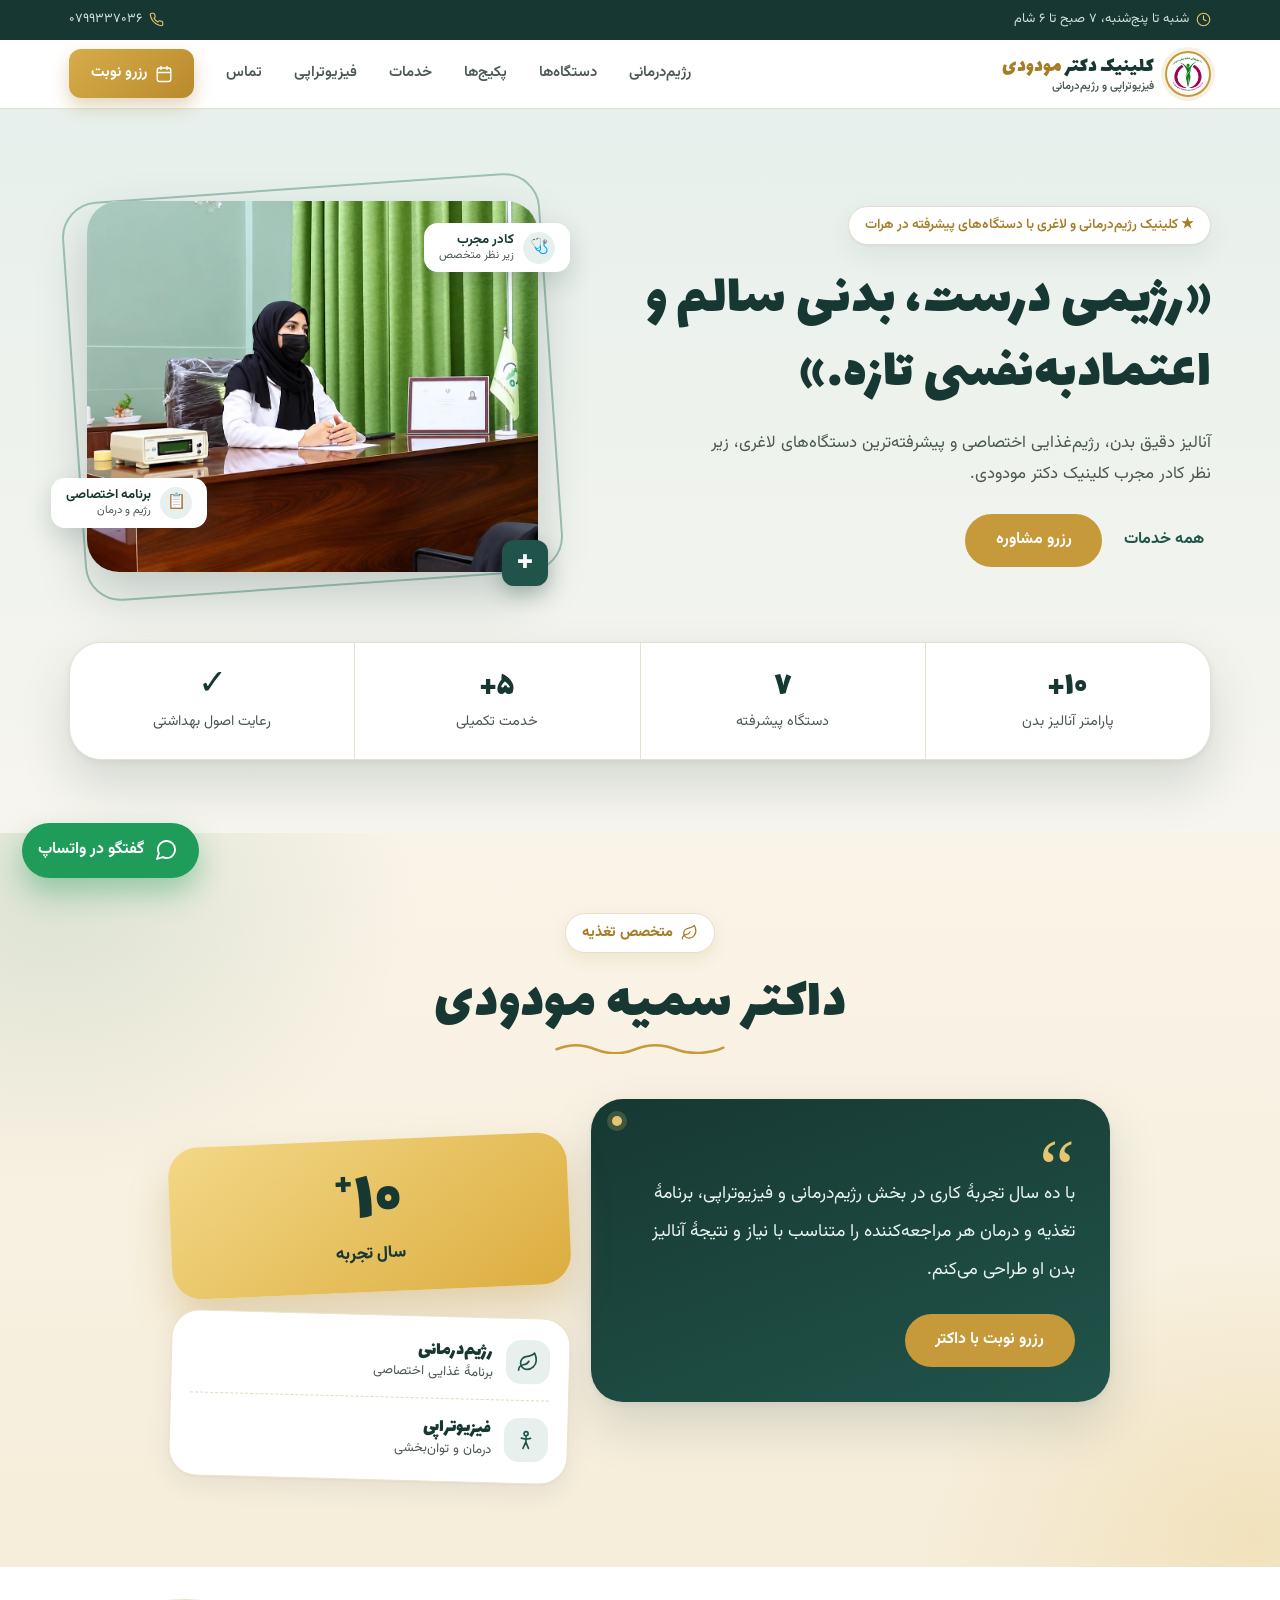
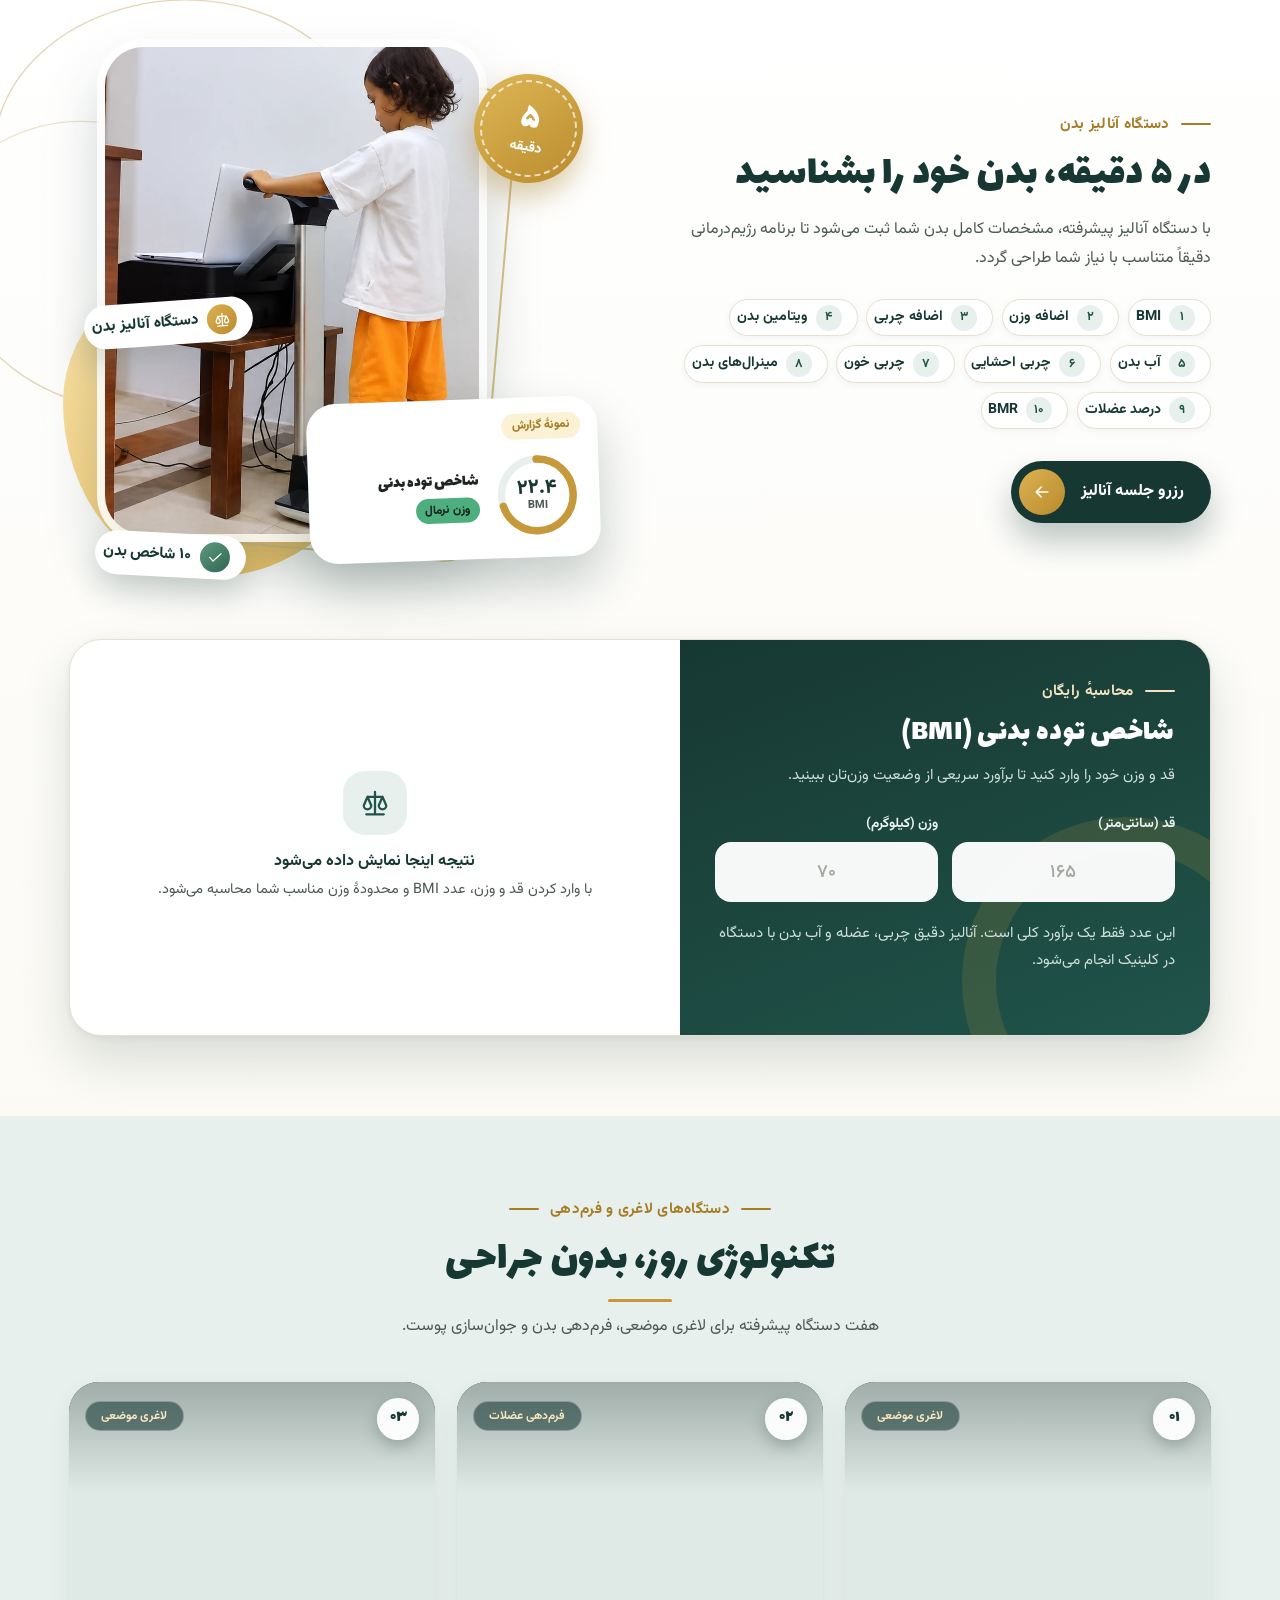
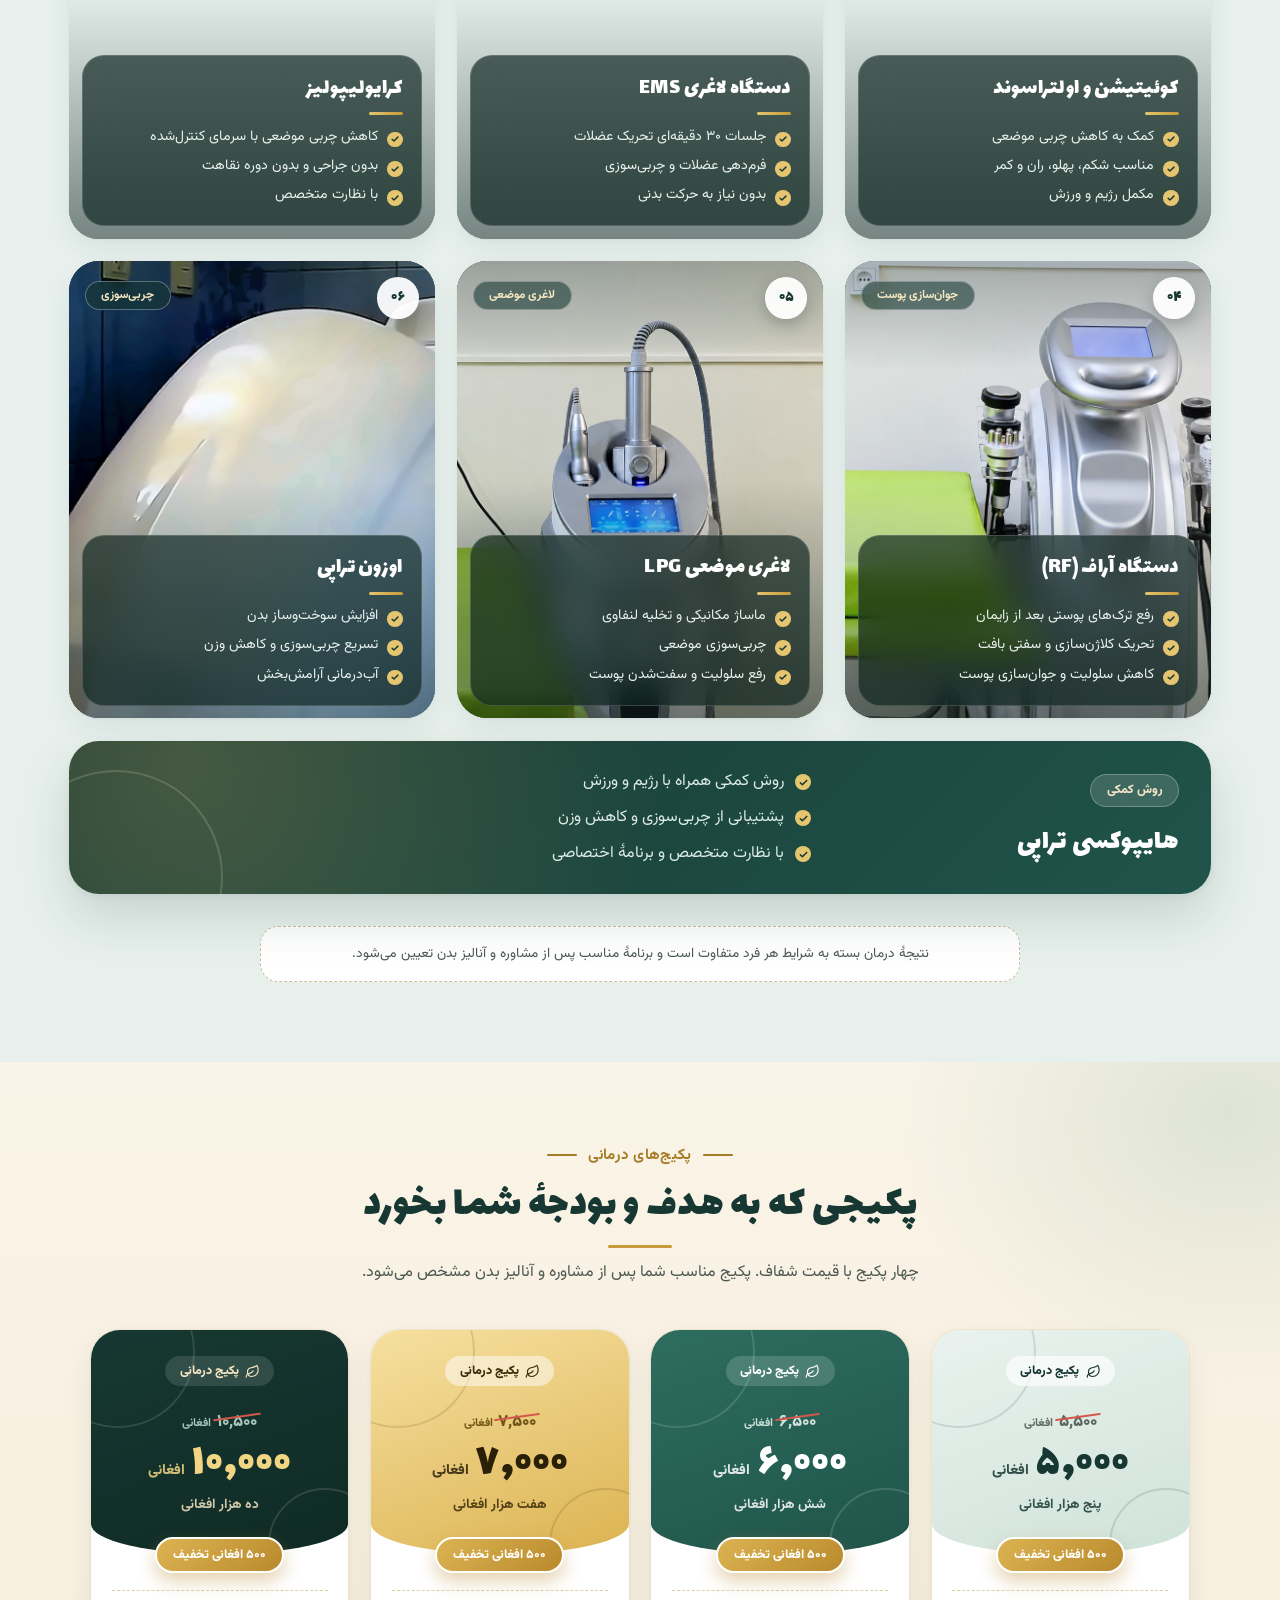
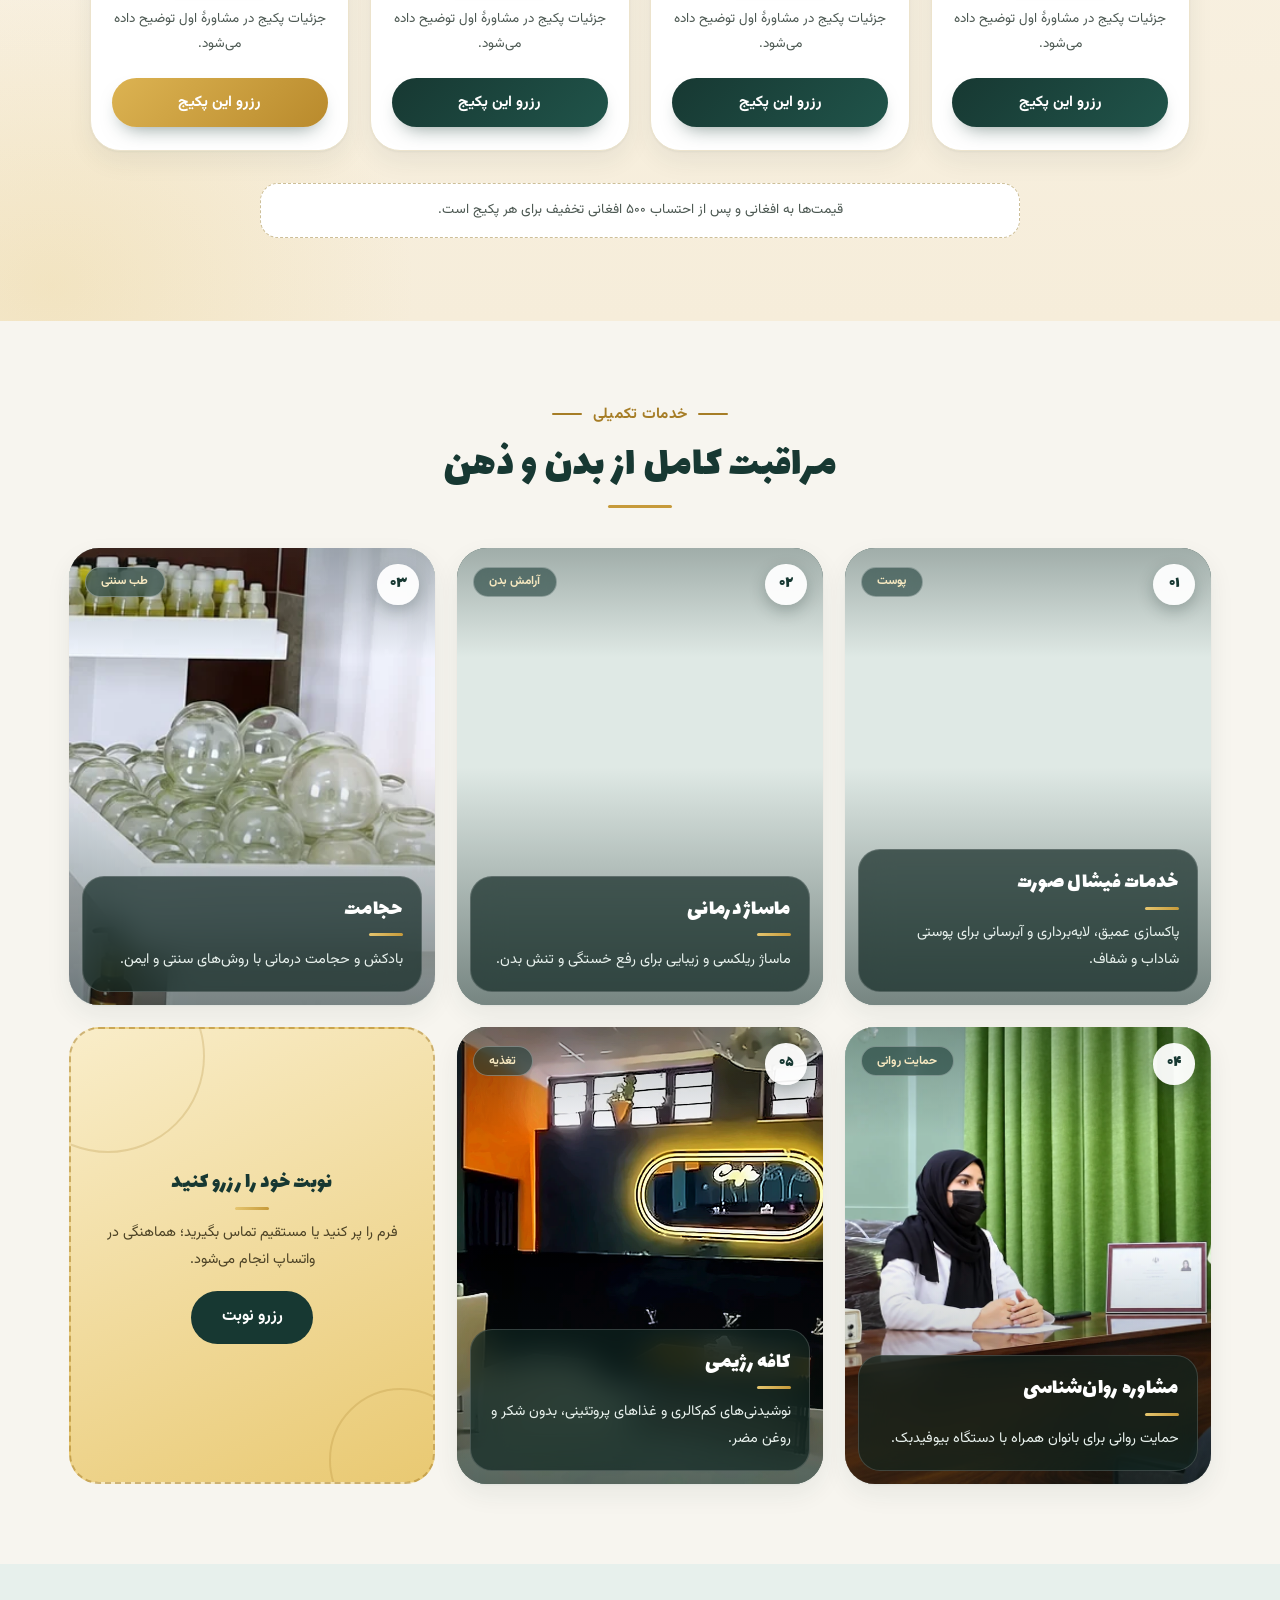
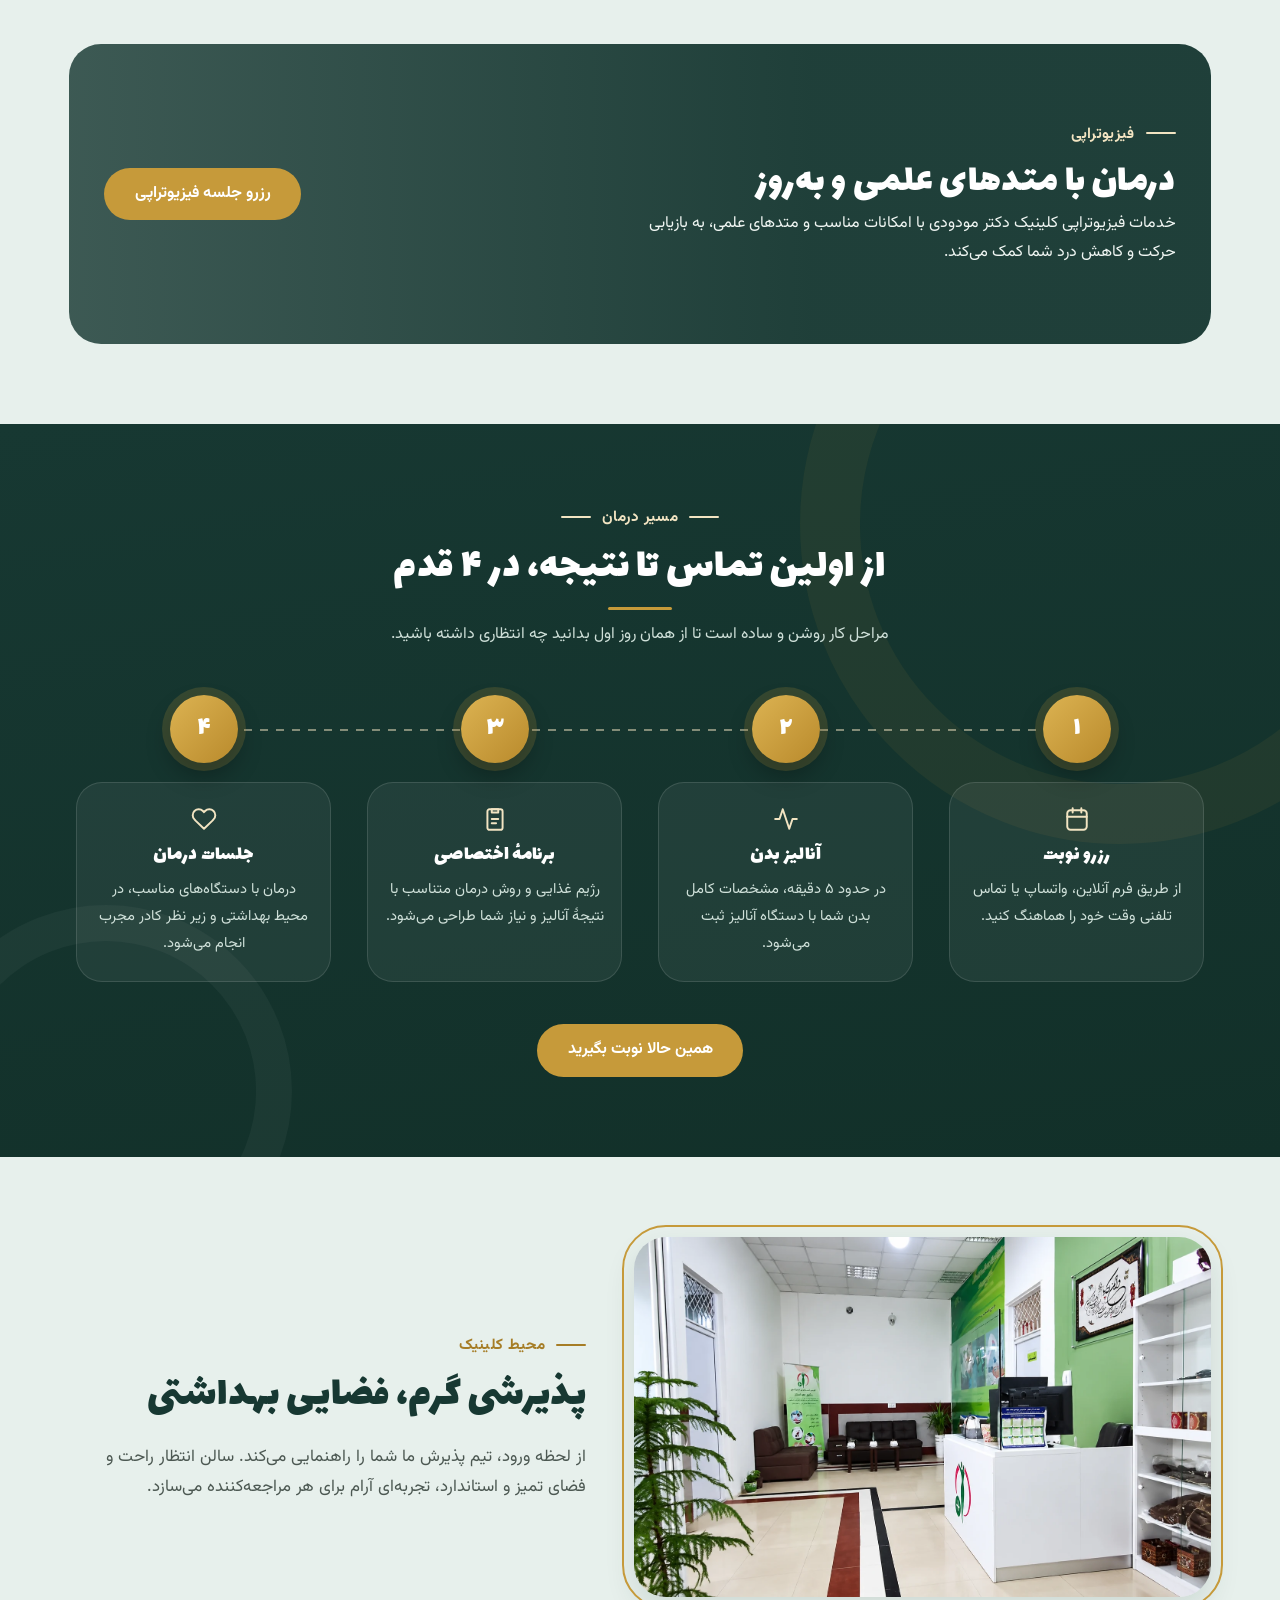
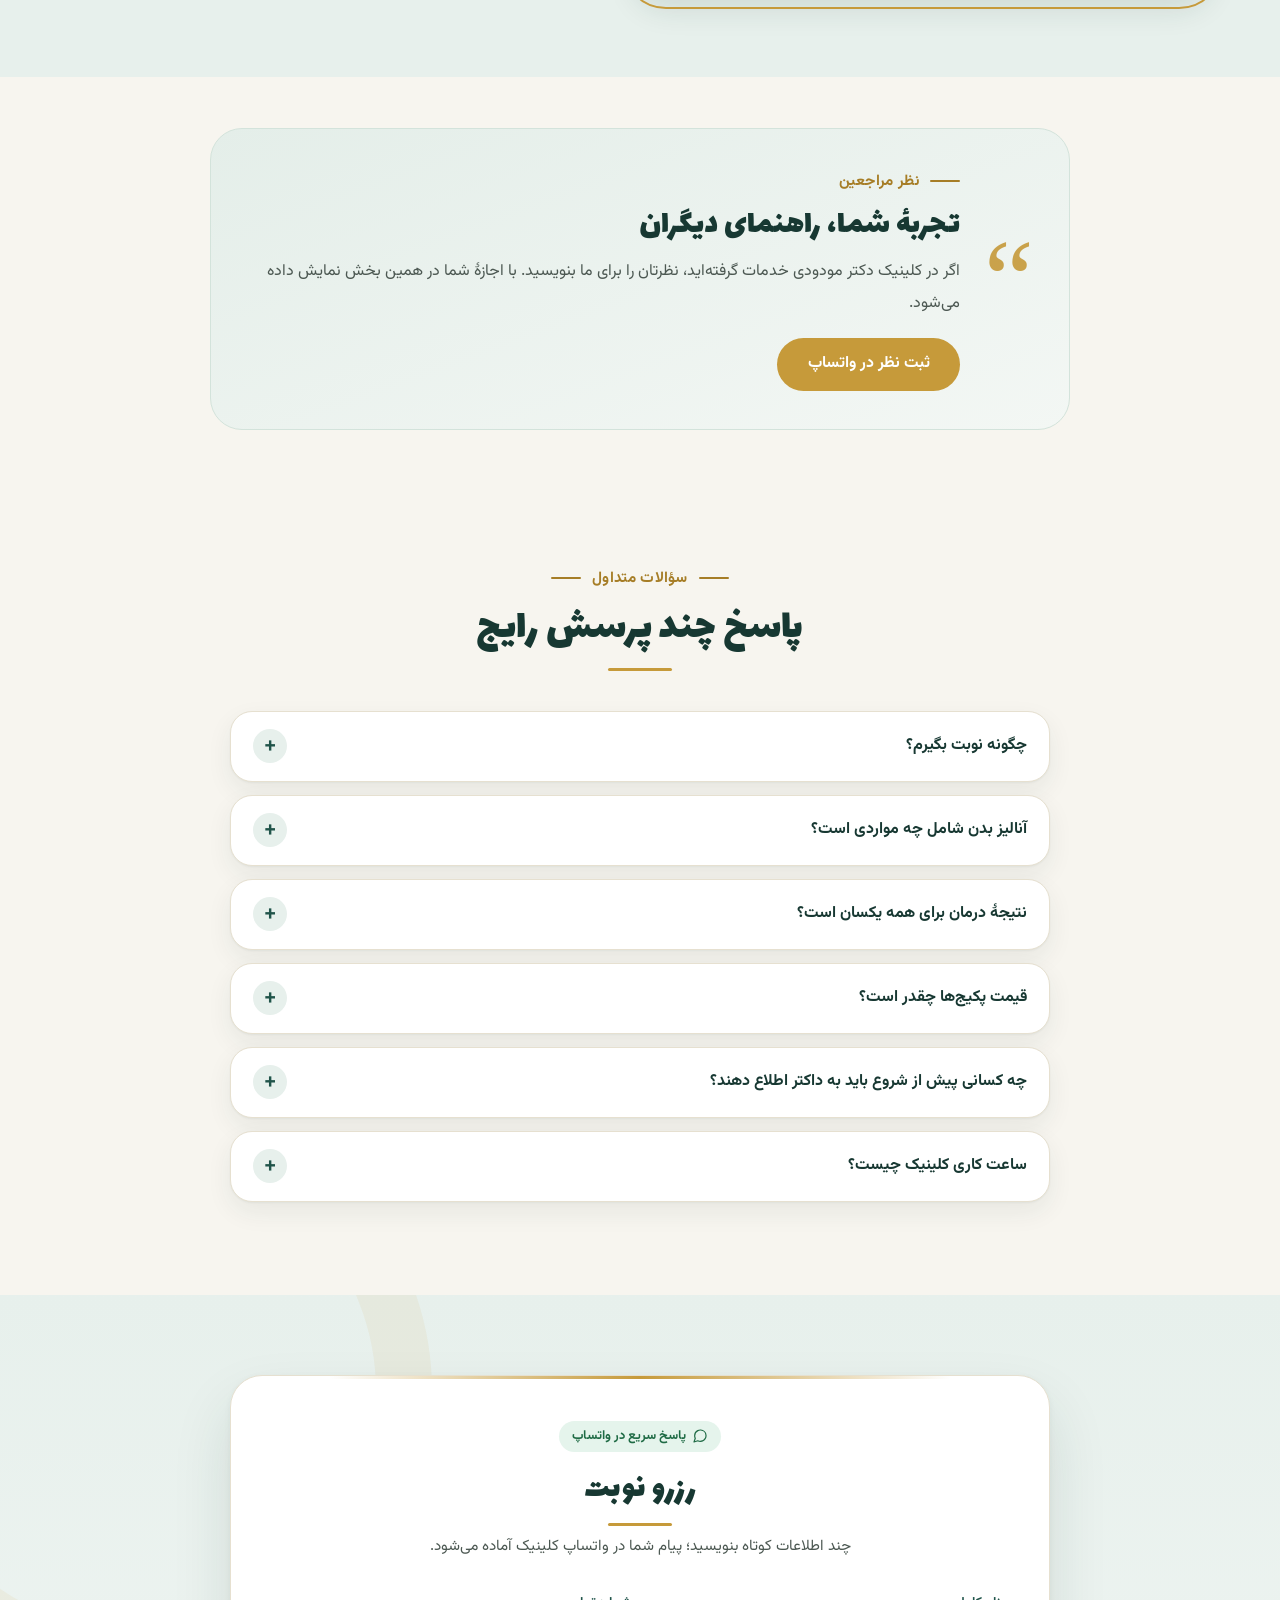
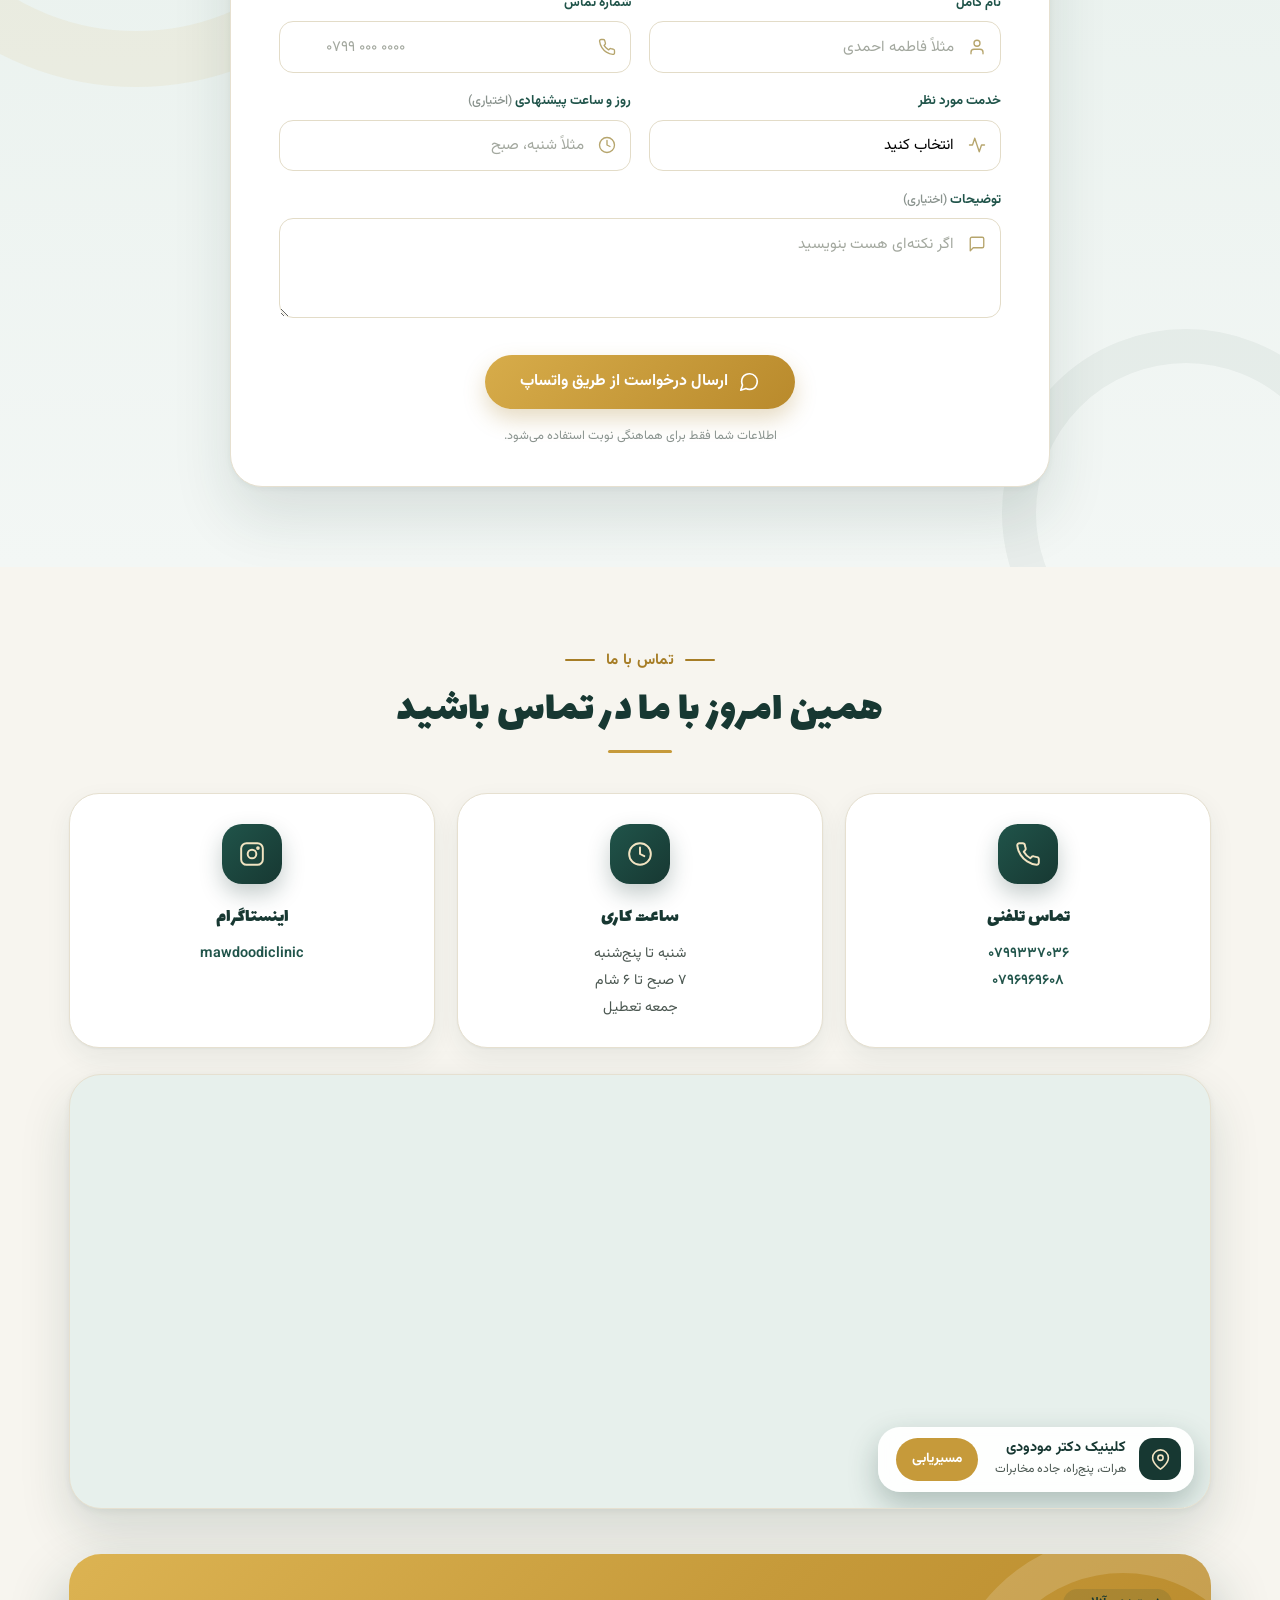
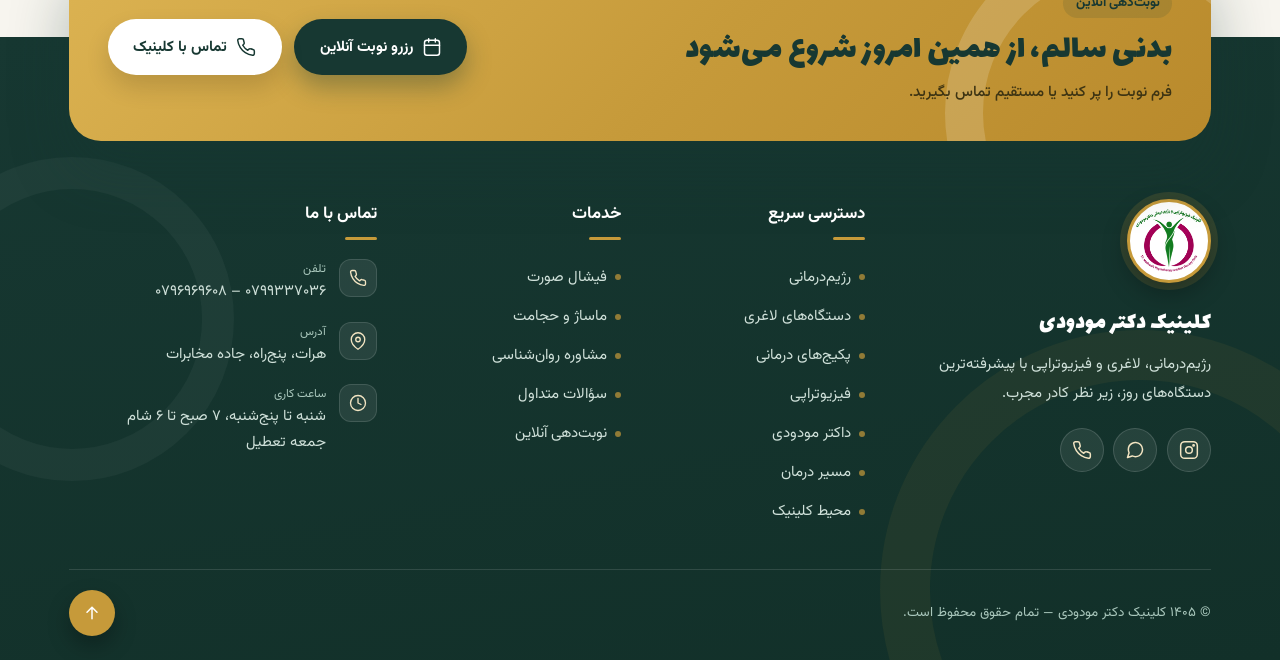
<file: index.html>
<!DOCTYPE html>
<html lang="fa" dir="rtl">
<head>
<meta charset="UTF-8">
<meta name="viewport" content="width=device-width, initial-scale=1, viewport-fit=cover">
<meta name="description" content="کلینیک رژیم‌درمانی و فیزیوتراپی دکتر مودودی در هرات: آنالیز بدن، رژیم اختصاصی، کوئیتیشن، EMS، کرایولیپولیز، RF، LPG، اوزون‌تراپی و فیزیوتراپی.">
<meta name="theme-color" content="#173832">
<meta property="og:type" content="website">
<meta property="og:locale" content="fa_AF">
<meta property="og:title" content="کلینیک رژیم‌درمانی و فیزیوتراپی دکتر مودودی – هرات">
<meta property="og:description" content="کلینیک رژیم‌درمانی و فیزیوتراپی دکتر مودودی در هرات: آنالیز بدن، رژیم اختصاصی، کوئیتیشن، EMS، کرایولیپولیز، RF، LPG، اوزون‌تراپی و فیزیوتراپی.">
<link rel="icon" href="images/logo.webp" type="image/webp">
<link rel="preload" as="image" href="images/hero-consultation.webp">
<link rel="apple-touch-icon" href="images/apple-touch-icon.png">
<link rel="icon" type="image/png" sizes="48x48" href="images/favicon-48.png">
<meta name="robots" content="index, follow">
<meta property="og:site_name" content="کلینیک دکتر مودودی">
<meta name="twitter:card" content="summary">
<link rel="preconnect" href="https://fonts.googleapis.com">
<link rel="preconnect" href="https://fonts.gstatic.com" crossorigin>
<script type="application/ld+json">{"@context": "https://schema.org", "@type": "MedicalClinic", "name": "کلینیک دکتر مودودی", "description": "کلینیک رژیم‌درمانی و فیزیوتراپی دکتر مودودی در هرات: آنالیز بدن، رژیم اختصاصی، کوئیتیشن، EMS، کرایولیپولیز، RF، LPG، اوزون‌تراپی و فیزیوتراپی.", "telephone": ["+93799337036", "+93796969608"], "address": {"@type": "PostalAddress", "streetAddress": "پنج‌راه، جاده مخابرات", "addressLocality": "هرات", "addressCountry": "AF"}, "openingHoursSpecification": [{"@type": "OpeningHoursSpecification", "dayOfWeek": ["Saturday", "Sunday", "Monday", "Tuesday", "Wednesday", "Thursday"], "opens": "07:00", "closes": "18:00"}], "employee": {"@type": "Person", "name": "سمیه مودودی", "jobTitle": "متخصص تغذیه"}, "sameAs": ["https://www.instagram.com/mawdoodiclinic"], "email": "doctormodawi.clinic@gmail.com", "availableLanguage": "fa"}</script>
<title>کلینیک رژیم‌درمانی و فیزیوتراپی دکتر مودودی</title>
<link rel="stylesheet" href="https://fonts.googleapis.com/css2?family=Lalezar&family=Vazirmatn:wght@400;500;600;700;800&display=swap">
<link rel="stylesheet" href="css/style.css">
<script src="js/main.js" defer></script>
</head>
<body>
<a class="skip-link" href="#main">پرش به محتوای اصلی</a>

<div class="topbar"><div class="wrap">
  <div class="tb-group"><span><svg viewBox="0 0 24 24" fill="none" stroke="currentColor" stroke-width="1.8" stroke-linecap="round" stroke-linejoin="round" aria-hidden="true"><circle cx="12" cy="12" r="10"/><path d="M12 6v6l4 2"/></svg>شنبه تا پنج‌شنبه، ۷ صبح تا ۶ شام</span></div>
  <div class="tb-group"><a href="tel:+93799337036"><svg viewBox="0 0 24 24" fill="none" stroke="currentColor" stroke-width="1.8" stroke-linecap="round" stroke-linejoin="round" aria-hidden="true"><path d="M22 16.9v3a2 2 0 0 1-2.2 2 19.8 19.8 0 0 1-8.6-3.1 19.5 19.5 0 0 1-6-6A19.8 19.8 0 0 1 2.1 4.2 2 2 0 0 1 4.1 2h3a2 2 0 0 1 2 1.7c.1 1 .4 1.9.7 2.8a2 2 0 0 1-.5 2.1L8.1 9.9a16 16 0 0 0 6 6l1.3-1.3a2 2 0 0 1 2.1-.4c.9.3 1.8.6 2.8.7a2 2 0 0 1 1.7 2z"/></svg>۰۷۹۹۳۳۷۰۳۶</a></div>
</div></div>

<nav class="site-nav" id="siteNav" aria-label="منوی اصلی">
  <div class="wrap"><div class="nav-shell">
    <a class="sn-brand" href="#top"><img class="sn-logo" src="images/logo.webp" alt="لوگوی کلینیک دکتر مودودی" width="260" height="247"><span class="sn-name"><b>کلینیک دکتر <i>مودودی</i></b><small>فیزیوتراپی و رژیم‌درمانی</small></span></a>
    <button class="sn-toggle" id="navToggle" type="button" aria-label="باز و بسته کردن منو" aria-expanded="false" aria-controls="navLinks"><span></span><span></span><span></span></button>
    <ul class="sn-links" id="navLinks">
      <li><a href="#diet">رژیم‌درمانی</a></li>
      <li><a href="#devices">دستگاه‌ها</a></li><li><a href="#packages">پکیج‌ها</a></li>
      <li><a href="#services">خدمات</a></li>
      <li><a href="#physio">فیزیوتراپی</a></li>
      <li><a href="#contact">تماس</a></li>
      <li><a class="sn-cta" href="#appointment"><svg viewBox="0 0 24 24" fill="none" stroke="currentColor" stroke-width="1.8" stroke-linecap="round" stroke-linejoin="round" aria-hidden="true"><rect x="3" y="4" width="18" height="18" rx="3"/><path d="M16 2v4M8 2v4M3 10h18"/></svg>رزرو نوبت</a></li>
    </ul>
  </div></div>
</nav>

<main id="main">
<header class="hero" id="top">
  <div class="wrap">
    <div class="hero-top">
      <div class="hero-text">
        <span class="hero-badge">★ کلینیک رژیم‌درمانی و لاغری با دستگاه‌های پیشرفته در هرات</span>
        <h1>«رژیمی درست، بدنی سالم و اعتمادبه‌نفسی تازه.»</h1>
        <p>آنالیز دقیق بدن، رژیم‌غذایی اختصاصی و پیشرفته‌ترین دستگاه‌های لاغری، زیر نظر کادر مجرب کلینیک دکتر مودودی.</p>
        <div class="hero-btns">
          <a href="#devices" class="btn-link">همه خدمات</a>
          <a href="#appointment" class="btn btn-gold">رزرو مشاوره</a>
        </div>
      </div>
      <div class="hero-visual">
        <div class="hero-photo-wrap">
          <span class="hero-outline"></span>
          <div class="hero-photo-frame"><img src="images/hero-consultation.webp" alt="مشاوره با دکتر در کلینیک دکتر مودودی" width="1139" height="940"></div>
          <div class="float-chip chip-1"><span class="dot">🩺</span><div><b>کادر مجرب</b><small>زیر نظر متخصص</small></div></div>
          <div class="float-chip chip-2"><span class="dot">📋</span><div><b>برنامه اختصاصی</b><small>رژیم و درمان</small></div></div>
          <span class="corner-badge">✚</span>
        </div>
      </div>
    </div>
  </div>
  <div class="stats-bar">
    <div class="wrap"><div class="stats-card">
      <div class="hero-stat"><div class="num">۱۰+</div><div class="lbl">پارامتر آنالیز بدن</div></div>
      <div class="hero-stat"><div class="num">۷</div><div class="lbl">دستگاه پیشرفته</div></div>
      <div class="hero-stat"><div class="num">۵+</div><div class="lbl">خدمت تکمیلی</div></div>
      <div class="hero-stat"><div class="num">✓</div><div class="lbl">رعایت اصول بهداشتی</div></div>
    </div></div>
  </div>
</header>

<section id="doctor" class="dr">
  <div class="dr-bg" aria-hidden="true"></div>
  <div class="wrap">
    <header class="dr-head">
      <span class="dr-role"><svg viewBox="0 0 24 24" fill="none" stroke="currentColor" stroke-width="1.8" stroke-linecap="round" stroke-linejoin="round" aria-hidden="true"><path d="M11 20A7 7 0 0 1 9.8 6.1C15.5 5 17 4.5 19 2c1 2 2 4.2 2 8 0 5.5-4.8 10-10 10z"/><path d="M2 21c0-3 1.9-5.4 5.1-6C9.5 14.6 12 13 13 11"/></svg>متخصص تغذیه</span>
      <h2 class="dr-name">داکتر سمیه مودودی</h2>
      <svg class="dr-squig" viewBox="0 0 220 14" preserveAspectRatio="none" aria-hidden="true"><path d="M2 8C20 1 34 1 52 8S86 15 104 8 138 1 156 8 200 14 218 6" fill="none" stroke="#c69a3a" stroke-width="3.2" stroke-linecap="round"/></svg>
    </header>
    <div class="dr-board">
      <article class="dr-quote">
        <span class="dr-qm" aria-hidden="true">“</span>
        <p>با ده سال تجربهٔ کاری در بخش رژیم‌درمانی و فیزیوتراپی، برنامهٔ تغذیه و درمان هر مراجعه‌کننده را متناسب با نیاز و نتیجهٔ آنالیز بدن او طراحی می‌کنم.</p>
        <a class="btn btn-gold dr-btn" href="#appointment">رزرو نوبت با داکتر</a>
      </article>
      <div class="dr-side">
        <article class="dr-years"><b>۱۰<i>+</i></b><span>سال تجربه</span></article>
        <article class="dr-skills">
          <div class="dr-skill"><span class="dr-ico"><svg viewBox="0 0 24 24" fill="none" stroke="currentColor" stroke-width="1.8" stroke-linecap="round" stroke-linejoin="round" aria-hidden="true"><path d="M11 20A7 7 0 0 1 9.8 6.1C15.5 5 17 4.5 19 2c1 2 2 4.2 2 8 0 5.5-4.8 10-10 10z"/><path d="M2 21c0-3 1.9-5.4 5.1-6C9.5 14.6 12 13 13 11"/></svg></span><span><b>رژیم‌درمانی</b><small>برنامهٔ غذایی اختصاصی</small></span></div>
          <div class="dr-skill"><span class="dr-ico"><svg viewBox="0 0 24 24" fill="none" stroke="currentColor" stroke-width="1.8" stroke-linecap="round" stroke-linejoin="round" aria-hidden="true"><circle cx="12" cy="5" r="2.2"/><path d="M12 8v6M7 10l5 1 5-1M9 21l3-7 3 7"/></svg></span><span><b>فیزیوتراپی</b><small>درمان و توان‌بخشی</small></span></div>
        </article>
      </div>
    </div>
  </div>
</section>

<section id="diet" class="an">
  <div class="wrap">
    <div class="an-grid">
      <div class="an-text">
        <div class="section-label">دستگاه آنالیز بدن</div>
        <h2 class="section-title">در ۵ دقیقه، بدن خود را بشناسید</h2>
        <p class="section-sub">با دستگاه آنالیز پیشرفته، مشخصات کامل بدن شما ثبت می‌شود تا برنامه رژیم‌درمانی دقیقاً متناسب با نیاز شما طراحی گردد.</p>
        <div class="an-tags"><span class="an-tag"><i>۱</i>BMI</span><span class="an-tag"><i>۲</i>اضافه وزن</span><span class="an-tag"><i>۳</i>اضافه چربی</span><span class="an-tag"><i>۴</i>ویتامین بدن</span><span class="an-tag"><i>۵</i>آب بدن</span><span class="an-tag"><i>۶</i>چربی احشایی</span><span class="an-tag"><i>۷</i>چربی خون</span><span class="an-tag"><i>۸</i>مینرال‌های بدن</span><span class="an-tag"><i>۹</i>درصد عضلات</span><span class="an-tag"><i>۱۰</i>BMR</span></div>
        <a class="pin-btn" href="#appointment"><span>رزرو جلسه آنالیز</span><i><svg viewBox="0 0 24 24" fill="none" stroke="currentColor" stroke-width="1.8" stroke-linecap="round" stroke-linejoin="round" aria-hidden="true"><path d="M19 12H5M11 6l-6 6 6 6"/></svg></i></a>
      </div>
      <div class="an-collage">
        <div class="an-stage">
          <svg class="an-swirl" viewBox="0 0 600 560" fill="none" aria-hidden="true"><path d="M20 420C80 560 300 590 420 470S560 220 430 120 90 80 60 220" stroke="#d9c79a" stroke-opacity=".7" stroke-width="1.6"/><path d="M-10 300C60 210 160 190 240 230" stroke="#d9c79a" stroke-opacity=".5" stroke-width="1.4"/></svg>
          <div class="an-blob"></div>
          <span class="an-outline"></span>
          <div class="an-photo"><img src="images/body-analysis.webp" alt="دستگاه آنالیز بدن در کلینیک دکتر مودودی" loading="lazy" decoding="async" width="724" height="940"></div>
          <div class="an-sticker"><b>۵</b><span>دقیقه</span></div>
          <div class="an-report">
            <span class="an-cap">نمونهٔ گزارش</span>
            <div class="an-report-row">
              <div class="an-ringwrap"><svg class="an-ring" viewBox="0 0 120 120" aria-hidden="true"><circle cx="60" cy="60" r="48" fill="none" stroke="#e7f0ec" stroke-width="10"/><circle cx="60" cy="60" r="48" fill="none" stroke="#c69a3a" stroke-width="10" stroke-linecap="round" stroke-dasharray="212 302" transform="rotate(-90 60 60)"/></svg><div class="an-ringtxt"><b>۲۲.۴</b><small>BMI</small></div></div>
              <div class="an-info"><b>شاخص توده بدنی</b><span class="an-ok">وزن نرمال</span></div>
            </div>
          </div>
          <span class="an-pill p1"><i><svg viewBox="0 0 24 24" fill="none" stroke="currentColor" stroke-width="1.8" stroke-linecap="round" stroke-linejoin="round" aria-hidden="true"><path d="M12 3v18M5 21h14M6 7l-3 7a3 3 0 0 0 6 0zM18 7l-3 7a3 3 0 0 0 6 0zM6 7h12"/></svg></i>دستگاه آنالیز بدن</span>
          <span class="an-pill p2"><i><svg viewBox="0 0 24 24" fill="none" stroke="currentColor" stroke-width="1.8" stroke-linecap="round" stroke-linejoin="round" aria-hidden="true"><path d="M20 6 9 17l-5-5"/></svg></i>۱۰ شاخص بدن</span>
        </div>
      </div>
    </div>

    <div class="bmi-wrap">
      <div class="bmi-card" id="bmiCard">
        <div class="bmi-form">
          <div class="section-label">محاسبهٔ رایگان</div>
          <h3>شاخص توده بدنی (BMI)</h3>
          <p>قد و وزن خود را وارد کنید تا برآورد سریعی از وضعیت وزن‌تان ببینید.</p>
          <div class="bmi-fields">
            <div><label for="bmi-h">قد (سانتی‌متر)</label><input id="bmi-h" type="text" inputmode="decimal" autocomplete="off" placeholder="۱۶۵"></div>
            <div><label for="bmi-w">وزن (کیلوگرم)</label><input id="bmi-w" type="text" inputmode="decimal" autocomplete="off" placeholder="۷۰"></div>
          </div>
          <p class="bmi-note">این عدد فقط یک برآورد کلی است. آنالیز دقیق چربی، عضله و آب بدن با دستگاه در کلینیک انجام می‌شود.</p>
        </div>
        <div class="bmi-result" aria-live="polite">
          <div class="bmi-empty">
            <div class="bi-ic"><svg viewBox="0 0 24 24" fill="none" stroke="currentColor" stroke-width="1.8" stroke-linecap="round" stroke-linejoin="round" aria-hidden="true"><path d="M12 3v18M5 21h14M6 7l-3 7a3 3 0 0 0 6 0zM18 7l-3 7a3 3 0 0 0 6 0zM6 7h12"/></svg></div>
            <b class="u1">نتیجه اینجا نمایش داده می‌شود</b>
            <p class="u2">با وارد کردن قد و وزن، عدد BMI و محدودهٔ وزن مناسب شما محاسبه می‌شود.</p>
          </div>
          <div class="bmi-out">
            <div class="bmi-top"><div class="bmi-num" id="bmiNum">—</div><div><span class="bmi-cat" id="bmiCat">—</span></div></div>
            <div class="bmi-gauge"><div class="bmi-bar"><i></i><i></i><i></i><i></i></div><span class="bmi-pin" id="bmiPin"></span>
              <div class="bmi-scale"><span>کم‌وزن</span><span>نرمال</span><span>اضافه وزن</span><span>چاقی</span></div></div>
            <p class="bmi-msg" id="bmiMsg"></p>
            <div class="bmi-range" id="bmiRange"></div>
            <a class="btn btn-gold bmi-cta" href="#appointment">رزرو جلسهٔ آنالیز بدن</a>
          </div>
        </div>
      </div>
    </div>
  </div>
</section>

<section id="devices" class="bg-soft dv">
  <div class="wrap">
    <div class="center u3">
      <div class="section-label">دستگاه‌های لاغری و فرم‌دهی</div>
      <h2 class="section-title">تکنولوژی روز، بدون جراحی</h2>
      <p class="section-sub center">هفت دستگاه پیشرفته برای لاغری موضعی، فرم‌دهی بدن و جوان‌سازی پوست.</p>
    </div>
    <div class="dv-board">
      <article class="dv-card">
        <div class="dv-photo"><img loading="lazy" decoding="async" src="images/device-cavitation.webp" alt="دستگاه کوئیتیشن" width="1280" height="960"><span class="dv-num">۰۱</span><span class="dv-tag">لاغری موضعی</span></div>
        <div class="dv-body"><h3>کوئیتیشن و اولتراسوند</h3><ul><li>کمک به کاهش چربی موضعی</li><li>مناسب شکم، پهلو، ران و کمر</li><li>مکمل رژیم و ورزش</li></ul></div>
      </article>
      <article class="dv-card">
        <div class="dv-photo"><img loading="lazy" decoding="async" src="images/device-ems.webp" alt="دستگاه EMS" width="1139" height="940"><span class="dv-num">۰۲</span><span class="dv-tag">فرم‌دهی عضلات</span></div>
        <div class="dv-body"><h3>دستگاه لاغری EMS</h3><ul><li>جلسات ۳۰ دقیقه‌ای تحریک عضلات</li><li>فرم‌دهی عضلات و چربی‌سوزی</li><li>بدون نیاز به حرکت بدنی</li></ul></div>
      </article>
      <article class="dv-card">
        <div class="dv-photo"><img loading="lazy" decoding="async" src="images/device-cryolipolysis.webp" alt="دستگاه کرایولیپولیز" width="855" height="940"><span class="dv-num">۰۳</span><span class="dv-tag">لاغری موضعی</span></div>
        <div class="dv-body"><h3>کرایولیپولیز</h3><ul><li>کاهش چربی موضعی با سرمای کنترل‌شده</li><li>بدون جراحی و بدون دوره نقاهت</li><li>با نظارت متخصص</li></ul></div>
      </article>
      <article class="dv-card">
        <div class="dv-photo"><img loading="lazy" decoding="async" src="images/device-rf.webp" alt="دستگاه آراف" width="1074" height="940"><span class="dv-num">۰۴</span><span class="dv-tag">جوان‌سازی پوست</span></div>
        <div class="dv-body"><h3>دستگاه آراف (RF)</h3><ul><li>رفع ترک‌های پوستی بعد از زایمان</li><li>تحریک کلاژن‌سازی و سفتی بافت</li><li>کاهش سلولیت و جوان‌سازی پوست</li></ul></div>
      </article>
      <article class="dv-card">
        <div class="dv-photo"><img loading="lazy" decoding="async" src="images/device-lpg.webp" alt="دستگاه LPG" width="817" height="940"><span class="dv-num">۰۵</span><span class="dv-tag">لاغری موضعی</span></div>
        <div class="dv-body"><h3>لاغری موضعی LPG</h3><ul><li>ماساژ مکانیکی و تخلیه لنفاوی</li><li>چربی‌سوزی موضعی</li><li>رفع سلولیت و سفت‌شدن پوست</li></ul></div>
      </article>
      <article class="dv-card">
        <div class="dv-photo"><img loading="lazy" decoding="async" src="images/device-ozone.webp" alt="دستگاه اوزون" width="1280" height="960"><span class="dv-num">۰۶</span><span class="dv-tag">چربی‌سوزی</span></div>
        <div class="dv-body"><h3>اوزون تراپی</h3><ul><li>افزایش سوخت‌وساز بدن</li><li>تسریع چربی‌سوزی و کاهش وزن</li><li>آب‌درمانی آرامش‌بخش</li></ul></div>
      </article>
    </div>
    <article class="dv-wide"><span class="dv-chip">روش کمکی</span><h3>هایپوکسی تراپی</h3><ul><li>روش کمکی همراه با رژیم و ورزش</li><li>پشتیبانی از چربی‌سوزی و کاهش وزن</li><li>با نظارت متخصص و برنامهٔ اختصاصی</li></ul></article>
    <p class="disclaimer">نتیجهٔ درمان بسته به شرایط هر فرد متفاوت است و برنامهٔ مناسب پس از مشاوره و آنالیز بدن تعیین می‌شود.</p>
  </div>
</section>

<section id="packages" class="pk">
  <div class="pk-bg" aria-hidden="true"></div>
  <div class="wrap">
    <div class="center u4">
      <div class="section-label">پکیج‌های درمانی</div>
      <h2 class="section-title">پکیجی که به هدف و بودجهٔ شما بخورد</h2>
      <p class="section-sub center">چهار پکیج با قیمت شفاف. پکیج مناسب شما پس از مشاوره و آنالیز بدن مشخص می‌شود.</p>
    </div>
    <div class="pk-board">
      <article class="pk-card pk-a">
        <div class="pk-head">
          <span class="pk-chip"><svg viewBox="0 0 24 24" fill="none" stroke="currentColor" stroke-width="1.8" stroke-linecap="round" stroke-linejoin="round" aria-hidden="true"><path d="M11 20A7 7 0 0 1 9.8 6.1C15.5 5 17 4.5 19 2c1 2 2 4.2 2 8 0 5.5-4.8 10-10 10z"/><path d="M2 21c0-3 1.9-5.4 5.1-6C9.5 14.6 12 13 13 11"/></svg>پکیج درمانی</span>
        <div class="pk-was"><s>۵,۵۰۰</s><span>افغانی</span></div>
        <div class="pk-price"><b>۵,۰۰۰</b><span>افغانی</span></div>
        <p class="pk-words">پنج هزار افغانی</p>
        </div>
        <div class="pk-body">
          <span class="pk-save">۵۰۰ افغانی تخفیف</span>
        <p class="pk-note">جزئیات پکیج در مشاورهٔ اول توضیح داده می‌شود.</p>
        <a class="btn pk-btn" href="#appointment" data-package="پکیج ۵,۰۰۰ افغانی">رزرو این پکیج</a>
        </div>
      </article>
      <article class="pk-card pk-b">
        <div class="pk-head">
          <span class="pk-chip"><svg viewBox="0 0 24 24" fill="none" stroke="currentColor" stroke-width="1.8" stroke-linecap="round" stroke-linejoin="round" aria-hidden="true"><path d="M11 20A7 7 0 0 1 9.8 6.1C15.5 5 17 4.5 19 2c1 2 2 4.2 2 8 0 5.5-4.8 10-10 10z"/><path d="M2 21c0-3 1.9-5.4 5.1-6C9.5 14.6 12 13 13 11"/></svg>پکیج درمانی</span>
        <div class="pk-was"><s>۶,۵۰۰</s><span>افغانی</span></div>
        <div class="pk-price"><b>۶,۰۰۰</b><span>افغانی</span></div>
        <p class="pk-words">شش هزار افغانی</p>
        </div>
        <div class="pk-body">
          <span class="pk-save">۵۰۰ افغانی تخفیف</span>
        <p class="pk-note">جزئیات پکیج در مشاورهٔ اول توضیح داده می‌شود.</p>
        <a class="btn pk-btn" href="#appointment" data-package="پکیج ۶,۰۰۰ افغانی">رزرو این پکیج</a>
        </div>
      </article>
      <article class="pk-card pk-c">
        <div class="pk-head">
          <span class="pk-chip"><svg viewBox="0 0 24 24" fill="none" stroke="currentColor" stroke-width="1.8" stroke-linecap="round" stroke-linejoin="round" aria-hidden="true"><path d="M11 20A7 7 0 0 1 9.8 6.1C15.5 5 17 4.5 19 2c1 2 2 4.2 2 8 0 5.5-4.8 10-10 10z"/><path d="M2 21c0-3 1.9-5.4 5.1-6C9.5 14.6 12 13 13 11"/></svg>پکیج درمانی</span>
        <div class="pk-was"><s>۷,۵۰۰</s><span>افغانی</span></div>
        <div class="pk-price"><b>۷,۰۰۰</b><span>افغانی</span></div>
        <p class="pk-words">هفت هزار افغانی</p>
        </div>
        <div class="pk-body">
          <span class="pk-save">۵۰۰ افغانی تخفیف</span>
        <p class="pk-note">جزئیات پکیج در مشاورهٔ اول توضیح داده می‌شود.</p>
        <a class="btn pk-btn" href="#appointment" data-package="پکیج ۷,۰۰۰ افغانی">رزرو این پکیج</a>
        </div>
      </article>
      <article class="pk-card pk-d">
        <div class="pk-head">
          <span class="pk-chip"><svg viewBox="0 0 24 24" fill="none" stroke="currentColor" stroke-width="1.8" stroke-linecap="round" stroke-linejoin="round" aria-hidden="true"><path d="M11 20A7 7 0 0 1 9.8 6.1C15.5 5 17 4.5 19 2c1 2 2 4.2 2 8 0 5.5-4.8 10-10 10z"/><path d="M2 21c0-3 1.9-5.4 5.1-6C9.5 14.6 12 13 13 11"/></svg>پکیج درمانی</span>
        <div class="pk-was"><s>۱۰,۵۰۰</s><span>افغانی</span></div>
        <div class="pk-price"><b>۱۰,۰۰۰</b><span>افغانی</span></div>
        <p class="pk-words">ده هزار افغانی</p>
        </div>
        <div class="pk-body">
          <span class="pk-save">۵۰۰ افغانی تخفیف</span>
        <p class="pk-note">جزئیات پکیج در مشاورهٔ اول توضیح داده می‌شود.</p>
        <a class="btn pk-btn" href="#appointment" data-package="پکیج ۱۰,۰۰۰ افغانی">رزرو این پکیج</a>
        </div>
      </article>
    </div>
    <p class="disclaimer">قیمت‌ها به افغانی و پس از احتساب ۵۰۰ افغانی تخفیف برای هر پکیج است.</p>
  </div>
</section>

<section id="services">
  <div class="wrap">
    <div class="center u5">
      <div class="section-label">خدمات تکمیلی</div>
      <h2 class="section-title">مراقبت کامل از بدن و ذهن</h2>
    </div>
    <div class="dv-board">
      <article class="dv-card u6">
        <div class="dv-photo"><img loading="lazy" decoding="async" src="images/service-facial.webp" alt="فیشال و پاکسازی صورت" width="1440" height="900"><span class="dv-num">۰۱</span><span class="dv-tag">پوست</span></div>
        <div class="dv-body"><h3>خدمات فیشال صورت</h3><p>پاکسازی عمیق، لایه‌برداری و آبرسانی برای پوستی شاداب و شفاف.</p></div>
      </article>
      <article class="dv-card u7">
        <div class="dv-photo"><img loading="lazy" decoding="async" src="images/service-massage.webp" alt="ماساژ" width="1673" height="940"><span class="dv-num">۰۲</span><span class="dv-tag">آرامش بدن</span></div>
        <div class="dv-body"><h3>ماساژ درمانی</h3><p>ماساژ ریلکسی و زیبایی برای رفع خستگی و تنش بدن.</p></div>
      </article>
      <article class="dv-card u8">
        <div class="dv-photo"><img loading="lazy" decoding="async" src="images/service-cupping.webp" alt="کاپ‌های شیشه‌ای حجامت در کلینیک" width="640" height="400"><span class="dv-num">۰۳</span><span class="dv-tag">طب سنتی</span></div>
        <div class="dv-body"><h3>حجامت</h3><p>بادکش و حجامت درمانی با روش‌های سنتی و ایمن.</p></div>
      </article>
      <article class="dv-card u9">
        <div class="dv-photo"><img loading="lazy" decoding="async" src="images/service-psychology.webp" alt="مشاوره روان‌شناسی با بانوان در کلینیک" width="1661" height="940"><span class="dv-num">۰۴</span><span class="dv-tag">حمایت روانی</span></div>
        <div class="dv-body"><h3>مشاوره روان‌شناسی</h3><p>حمایت روانی برای بانوان همراه با دستگاه بیوفیدبک.</p></div>
      </article>
      <article class="dv-card">
        <div class="dv-photo"><img loading="lazy" decoding="async" src="images/service-cafe.webp" alt="کافه رژیمی" width="1440" height="900"><span class="dv-num">۰۵</span><span class="dv-tag">تغذیه</span></div>
        <div class="dv-body"><h3>کافه رژیمی</h3><p>نوشیدنی‌های کم‌کالری و غذاهای پروتئینی، بدون شکر و روغن مضر.</p></div>
      </article>
      <article class="dv-card dv-cta">
        <div class="dv-body"><h3>نوبت خود را رزرو کنید</h3><p>فرم را پر کنید یا مستقیم تماس بگیرید؛ هماهنگی در واتساپ انجام می‌شود.</p><a class="btn btn-gold" href="#appointment">رزرو نوبت</a></div>
      </article>
    </div>
  </div>
</section>

<section id="physio" class="bg-soft">
  <div class="wrap">
    <div class="physio-band">
      <img loading="lazy" decoding="async" src="images/physio.webp" alt="بخش فیزیوتراپی کلینیک" width="1600" height="1125">
      <div class="physio-content">
        <div class="u10">
          <div class="section-label u11">فیزیوتراپی</div>
          <h2>درمان با متدهای علمی و به‌روز</h2>
          <p>خدمات فیزیوتراپی کلینیک دکتر مودودی با امکانات مناسب و متدهای علمی، به بازیابی حرکت و کاهش درد شما کمک می‌کند.</p>
        </div>
        <a href="#appointment" class="btn btn-gold">رزرو جلسه فیزیوتراپی</a>
      </div>
    </div>
  </div>
</section>

<section id="process" class="process">
  <div class="wrap">
    <div class="center u12">
      <div class="section-label">مسیر درمان</div>
      <h2 class="section-title">از اولین تماس تا نتیجه، در ۴ قدم</h2>
      <p class="section-sub center">مراحل کار روشن و ساده است تا از همان روز اول بدانید چه انتظاری داشته باشید.</p>
    </div>
    <div class="steps">
      <div class="step-card"><div class="step-dot">۱</div><div class="step-body"><div class="step-ic"><svg viewBox="0 0 24 24" fill="none" stroke="currentColor" stroke-width="1.8" stroke-linecap="round" stroke-linejoin="round" aria-hidden="true"><rect x="3" y="4" width="18" height="18" rx="3"/><path d="M16 2v4M8 2v4M3 10h18"/></svg></div><h3>رزرو نوبت</h3><p>از طریق فرم آنلاین، واتساپ یا تماس تلفنی وقت خود را هماهنگ کنید.</p></div></div>
      <div class="step-card"><div class="step-dot">۲</div><div class="step-body"><div class="step-ic"><svg viewBox="0 0 24 24" fill="none" stroke="currentColor" stroke-width="1.8" stroke-linecap="round" stroke-linejoin="round" aria-hidden="true"><path d="M22 12h-4l-3 9L9 3l-3 9H2"/></svg></div><h3>آنالیز بدن</h3><p>در حدود ۵ دقیقه، مشخصات کامل بدن شما با دستگاه آنالیز ثبت می‌شود.</p></div></div>
      <div class="step-card"><div class="step-dot">۳</div><div class="step-body"><div class="step-ic"><svg viewBox="0 0 24 24" fill="none" stroke="currentColor" stroke-width="1.8" stroke-linecap="round" stroke-linejoin="round" aria-hidden="true"><rect x="5" y="3" width="14" height="19" rx="2"/><path d="M9 3h6v3H9zM9 12h6M9 16h4"/></svg></div><h3>برنامهٔ اختصاصی</h3><p>رژیم غذایی و روش درمان متناسب با نتیجهٔ آنالیز و نیاز شما طراحی می‌شود.</p></div></div>
      <div class="step-card"><div class="step-dot">۴</div><div class="step-body"><div class="step-ic"><svg viewBox="0 0 24 24" fill="none" stroke="currentColor" stroke-width="1.8" stroke-linecap="round" stroke-linejoin="round" aria-hidden="true"><path d="M20.8 4.6a5.5 5.5 0 0 0-7.8 0L12 5.7l-1-1.1a5.5 5.5 0 0 0-7.8 7.8l1 1.1L12 21l7.8-7.5 1-1.1a5.5 5.5 0 0 0 0-7.8z"/></svg></div><h3>جلسات درمان</h3><p>درمان با دستگاه‌های مناسب، در محیط بهداشتی و زیر نظر کادر مجرب انجام می‌شود.</p></div></div>
    </div>
    <div class="process-cta"><a class="btn btn-gold" href="#appointment">همین حالا نوبت بگیرید</a></div>
  </div>
</section>

<section id="about" class="bg-soft">
  <div class="wrap hero-top u13">
    <div class="env-photo"><img loading="lazy" decoding="async" src="images/reception.webp" alt="بخش پذیرش کلینیک دکتر مودودی" width="1673" height="940"></div>
    <div class="hero-text u14">
      <div class="section-label">محیط کلینیک</div>
      <h2 class="section-title">پذیرشی گرم، فضایی بهداشتی</h2>
      <p class="section-sub">از لحظه ورود، تیم پذیرش ما شما را راهنمایی می‌کند. سالن انتظار راحت و فضای تمیز و استاندارد، تجربه‌ای آرام برای هر مراجعه‌کننده می‌سازد.</p>
    </div>
  </div>
</section>

<section id="reviews" class="rv">
  <div class="wrap">
    <div class="rv-card">
      <span class="rv-qm" aria-hidden="true">“</span>
      <div class="rv-text">
        <div class="section-label">نظر مراجعین</div>
        <h2 class="section-title">تجربهٔ شما، راهنمای دیگران</h2>
        <p>اگر در کلینیک دکتر مودودی خدمات گرفته‌اید، نظرتان را برای ما بنویسید. با اجازهٔ شما در همین بخش نمایش داده می‌شود.</p>
        <a class="btn btn-gold" target="_blank" rel="noopener" href="https://wa.me/93796337036?text=%D8%B3%D9%84%D8%A7%D9%85%D8%8C%20%D9%85%DB%8C%E2%80%8C%D8%AE%D9%88%D8%A7%D9%87%D9%85%20%D9%86%D8%B8%D8%B1%D9%85%20%D8%B1%D8%A7%20%D8%AF%D8%B1%D8%A8%D8%A7%D8%B1%D9%87%20%DA%A9%D9%84%DB%8C%D9%86%DB%8C%DA%A9%20%D8%A8%D9%86%D9%88%DB%8C%D8%B3%D9%85.">ثبت نظر در واتساپ</a>
      </div>
    </div>
    <div class="rv-list" id="rvList" hidden></div>
  </div>
</section>

<section id="faq">
  <div class="wrap">
    <div class="center u5">
      <div class="section-label">سؤالات متداول</div>
      <h2 class="section-title">پاسخ چند پرسش رایج</h2>
    </div>
    <div class="faq-list">
      <details><summary>چگونه نوبت بگیرم؟</summary><p>فرم نوبت‌دهی را پر کنید تا پیام شما در واتساپ کلینیک آماده شود، یا مستقیماً با شماره‌های کلینیک تماس بگیرید.</p></details>
      <details><summary>آنالیز بدن شامل چه مواردی است؟</summary><p>BMI، اضافه وزن، اضافه چربی، آب بدن، چربی احشایی، درصد عضلات، مینرال‌ها، BMR و چند شاخص دیگر بررسی می‌شود و بر اساس آن برنامهٔ رژیم اختصاصی طراحی می‌گردد.</p></details>
      <details><summary>نتیجهٔ درمان برای همه یکسان است؟</summary><p>خیر. نتیجه به شرایط بدنی، تغذیه و پیگیری هر فرد بستگی دارد. برنامهٔ درمان پس از مشاوره و آنالیز بدن مشخص می‌شود.</p></details>
      <details><summary>قیمت پکیج‌ها چقدر است؟</summary><p>پکیج‌ها ۵,۰۰۰، ۶,۰۰۰، ۷,۰۰۰ و ۱۰,۰۰۰ افغانی هستند و هر کدام ۵۰۰ افغانی تخفیف خورده است. پکیج مناسب شما پس از مشاوره و آنالیز بدن مشخص می‌شود.</p></details>
      <details><summary>چه کسانی پیش از شروع باید به داکتر اطلاع دهند؟</summary><p>اگر باردار یا شیرده هستید، پیس‌میکر یا ایمپلنت فلزی دارید، بیماری قلبی، کلیوی یا کبدی دارید، یا در ناحیهٔ درمان زخم یا عفونت پوستی وجود دارد، حتماً پیش از شروع بگویید. برخی دستگاه‌ها در این شرایط مناسب نیستند و تصمیم نهایی با داکتر است.</p></details>
      <details><summary>ساعت کاری کلینیک چیست؟</summary><p>شنبه تا پنج‌شنبه، از ۷ صبح تا ۶ شام. روز جمعه تعطیل است.</p></details>
    </div>
  </div>
</section>

<section id="appointment" class="bg-soft appt">
  <div class="wrap">
    <div class="appt-card">
      <div class="appt-head center">
        <span class="fh-badge"><svg class="fb" viewBox="0 0 24 24" fill="none" stroke="currentColor" stroke-width="1.8" stroke-linecap="round" stroke-linejoin="round" aria-hidden="true"><path d="M21 11.5a8.4 8.4 0 0 1-.9 3.8 8.5 8.5 0 0 1-7.6 4.7 8.4 8.4 0 0 1-3.8-.9L3 21l1.9-5.7a8.4 8.4 0 0 1-.9-3.8 8.5 8.5 0 0 1 4.7-7.6 8.4 8.4 0 0 1 3.8-.9h.5a8.5 8.5 0 0 1 8 8z"/></svg> پاسخ سریع در واتساپ</span>
        <h2 class="section-title">رزرو نوبت</h2>
        <p class="section-sub">چند اطلاعات کوتاه بنویسید؛ پیام شما در واتساپ کلینیک آماده می‌شود.</p>
      </div>
      <form id="apptForm" novalidate>
          <div class="form-row">
            <div class="field"><label for="f-name">نام کامل</label><div class="ctl"><svg class="ic" viewBox="0 0 24 24" fill="none" stroke="currentColor" stroke-width="1.8" stroke-linecap="round" stroke-linejoin="round" aria-hidden="true"><path d="M20 21v-2a4 4 0 0 0-4-4H8a4 4 0 0 0-4 4v2"/><circle cx="12" cy="7" r="4"/></svg><input id="f-name" name="name" type="text" autocomplete="name" placeholder="مثلاً فاطمه احمدی" required></div></div>
            <div class="field"><label for="f-phone">شماره تماس</label><div class="ctl"><svg class="ic" viewBox="0 0 24 24" fill="none" stroke="currentColor" stroke-width="1.8" stroke-linecap="round" stroke-linejoin="round" aria-hidden="true"><path d="M22 16.9v3a2 2 0 0 1-2.2 2 19.8 19.8 0 0 1-8.6-3.1 19.5 19.5 0 0 1-6-6A19.8 19.8 0 0 1 2.1 4.2 2 2 0 0 1 4.1 2h3a2 2 0 0 1 2 1.7c.1 1 .4 1.9.7 2.8a2 2 0 0 1-.5 2.1L8.1 9.9a16 16 0 0 0 6 6l1.3-1.3a2 2 0 0 1 2.1-.4c.9.3 1.8.6 2.8.7a2 2 0 0 1 1.7 2z"/></svg><input id="f-phone" name="phone" type="tel" autocomplete="tel" inputmode="tel" placeholder="۰۷۹۹ ۰۰۰ ۰۰۰۰" pattern="[0-9۰-۹+\s\-]{8,16}" title="شماره تماس معتبر وارد کنید" required></div></div>
          </div>
          <div class="form-row">
            <div class="field"><label for="f-service">خدمت مورد نظر</label><div class="ctl sel"><svg class="ic" viewBox="0 0 24 24" fill="none" stroke="currentColor" stroke-width="1.8" stroke-linecap="round" stroke-linejoin="round" aria-hidden="true"><path d="M22 12h-4l-3 9L9 3l-3 9H2"/></svg><select id="f-service" name="service" required>
                <option value="" selected disabled>انتخاب کنید</option>
                <option>آنالیز بدن و رژیم‌درمانی</option>
                <option>کوئیتیشن و اولتراسوند</option>
                <option>EMS</option>
                <option>کرایولیپولیز</option>
                <option>آراف (RF)</option>
                <option>لاغری موضعی LPG</option>
                <option>اوزون تراپی</option>
                <option>هایپوکسی تراپی</option>
                <option>فیزیوتراپی</option>
                <option>فیشال صورت</option>
                <option>ماساژ درمانی</option>
                <option>حجامت</option>
                <option>مشاوره روان‌شناسی</option>
                <option>پکیج درمانی</option>
                <option>سایر خدمات</option>
              </select></div></div>
            <div class="field"><label for="f-when">روز و ساعت پیشنهادی <em>(اختیاری)</em></label><div class="ctl"><svg class="ic" viewBox="0 0 24 24" fill="none" stroke="currentColor" stroke-width="1.8" stroke-linecap="round" stroke-linejoin="round" aria-hidden="true"><circle cx="12" cy="12" r="10"/><path d="M12 6v6l4 2"/></svg><input id="f-when" name="when" type="text" placeholder="مثلاً شنبه، صبح"></div></div>
          </div>
          <div class="form-row full">
            <div class="field"><label for="f-note">توضیحات <em>(اختیاری)</em></label><div class="ctl ta"><svg class="ic" viewBox="0 0 24 24" fill="none" stroke="currentColor" stroke-width="1.8" stroke-linecap="round" stroke-linejoin="round" aria-hidden="true"><path d="M21 15a2 2 0 0 1-2 2H7l-4 4V5a2 2 0 0 1 2-2h14a2 2 0 0 1 2 2z"/></svg><textarea id="f-note" name="note" rows="3" placeholder="اگر نکته‌ای هست بنویسید"></textarea></div></div>
          </div>
          <button type="submit" class="btn btn-gold submit-btn"><svg class="bi" viewBox="0 0 24 24" fill="none" stroke="currentColor" stroke-width="1.8" stroke-linecap="round" stroke-linejoin="round" aria-hidden="true"><path d="M21 11.5a8.4 8.4 0 0 1-.9 3.8 8.5 8.5 0 0 1-7.6 4.7 8.4 8.4 0 0 1-3.8-.9L3 21l1.9-5.7a8.4 8.4 0 0 1-.9-3.8 8.5 8.5 0 0 1 4.7-7.6 8.4 8.4 0 0 1 3.8-.9h.5a8.5 8.5 0 0 1 8 8z"/></svg><span>ارسال درخواست از طریق واتساپ</span></button>
          <p class="form-note">اطلاعات شما فقط برای هماهنگی نوبت استفاده می‌شود.</p>
          <div id="successMsg" role="status" aria-live="polite"></div>
        </form>
    </div>
  </div>
</section>

<section id="contact">
  <div class="wrap">
    <div class="center u5">
      <div class="section-label">تماس با ما</div>
      <h2 class="section-title">همین امروز با ما در تماس باشید</h2>
    </div>
    <div class="grid g3 contact-grid">
      <div class="contact-card"><div class="ic"><svg viewBox="0 0 24 24" fill="none" stroke="currentColor" stroke-width="1.8" stroke-linecap="round" stroke-linejoin="round" aria-hidden="true"><path d="M22 16.9v3a2 2 0 0 1-2.2 2 19.8 19.8 0 0 1-8.6-3.1 19.5 19.5 0 0 1-6-6A19.8 19.8 0 0 1 2.1 4.2 2 2 0 0 1 4.1 2h3a2 2 0 0 1 2 1.7c.1 1 .4 1.9.7 2.8a2 2 0 0 1-.5 2.1L8.1 9.9a16 16 0 0 0 6 6l1.3-1.3a2 2 0 0 1 2.1-.4c.9.3 1.8.6 2.8.7a2 2 0 0 1 1.7 2z"/></svg></div><h6>تماس تلفنی</h6><p class="u16"><a href="tel:+93799337036">۰۷۹۹۳۳۷۰۳۶</a><br><a href="tel:+93796969608">۰۷۹۶۹۶۹۶۰۸</a></p></div>
      <div class="contact-card"><div class="ic"><svg viewBox="0 0 24 24" fill="none" stroke="currentColor" stroke-width="1.8" stroke-linecap="round" stroke-linejoin="round" aria-hidden="true"><circle cx="12" cy="12" r="10"/><path d="M12 6v6l4 2"/></svg></div><h6>ساعت کاری</h6><p class="u16">شنبه تا پنج‌شنبه<br>۷ صبح تا ۶ شام<br>جمعه تعطیل</p></div>
      <div class="contact-card"><div class="ic"><svg viewBox="0 0 24 24" fill="none" stroke="currentColor" stroke-width="1.8" stroke-linecap="round" stroke-linejoin="round" aria-hidden="true"><rect x="2" y="2" width="20" height="20" rx="5"/><circle cx="12" cy="12" r="4"/><circle cx="17.5" cy="6.5" r=".8"/></svg></div><h6>اینستاگرام</h6><p class="u16"><a href="https://www.instagram.com/mawdoodiclinic" target="_blank" rel="noopener">mawdoodiclinic</a></p></div>
    </div>

    <div class="map-card">
      <iframe title="موقعیت کلینیک روی نقشه" src="https://maps.google.com/maps?q=%DA%A9%D9%84%DB%8C%D9%86%DB%8C%DA%A9%20%D8%AF%DA%A9%D8%AA%D8%B1%20%D9%85%D9%88%D8%AF%D9%88%D8%AF%DB%8C%20%D9%87%D8%B1%D8%A7%D8%AA%20%D9%BE%D9%86%D8%AC%E2%80%8C%D8%B1%D8%A7%D9%87&hl=fa&z=15&output=embed" loading="lazy" referrerpolicy="no-referrer-when-downgrade" allowfullscreen></iframe>
      <div class="map-pill"><span class="mp-ic"><svg viewBox="0 0 24 24" fill="none" stroke="currentColor" stroke-width="1.8" stroke-linecap="round" stroke-linejoin="round" aria-hidden="true"><path d="M21 10c0 7-9 13-9 13S3 17 3 10a9 9 0 0 1 18 0z"/><circle cx="12" cy="10" r="3"/></svg></span><span><b>کلینیک دکتر مودودی</b><small>هرات، پنج‌راه، جاده مخابرات</small></span><a class="mp-go" href="https://www.google.com/maps/search/?api=1&query=%DA%A9%D9%84%DB%8C%D9%86%DB%8C%DA%A9%20%D8%AF%DA%A9%D8%AA%D8%B1%20%D9%85%D9%88%D8%AF%D9%88%D8%AF%DB%8C%20%D9%87%D8%B1%D8%A7%D8%AA%20%D9%BE%D9%86%D8%AC%E2%80%8C%D8%B1%D8%A7%D9%87" target="_blank" rel="noopener">مسیریابی</a></div>
    </div>
  </div>
</section>

</main>

<footer class="site-footer">
  <div class="footer-deco" aria-hidden="true"></div>
  <div class="wrap">
    <div class="footer-cta">
      <div class="fc-text"><span class="fc-kicker">نوبت‌دهی آنلاین</span><h2>بدنی سالم، از همین امروز شروع می‌شود</h2><p>فرم نوبت را پر کنید یا مستقیم تماس بگیرید.</p></div>
      <div class="fc-btns"><a class="fc-btn fc-primary" href="#appointment"><svg viewBox="0 0 24 24" fill="none" stroke="currentColor" stroke-width="1.8" stroke-linecap="round" stroke-linejoin="round" aria-hidden="true"><rect x="3" y="4" width="18" height="18" rx="3"/><path d="M16 2v4M8 2v4M3 10h18"/></svg>رزرو نوبت آنلاین</a><a class="fc-btn fc-ghost" href="tel:+93799337036"><svg viewBox="0 0 24 24" fill="none" stroke="currentColor" stroke-width="1.8" stroke-linecap="round" stroke-linejoin="round" aria-hidden="true"><path d="M22 16.9v3a2 2 0 0 1-2.2 2 19.8 19.8 0 0 1-8.6-3.1 19.5 19.5 0 0 1-6-6A19.8 19.8 0 0 1 2.1 4.2 2 2 0 0 1 4.1 2h3a2 2 0 0 1 2 1.7c.1 1 .4 1.9.7 2.8a2 2 0 0 1-.5 2.1L8.1 9.9a16 16 0 0 0 6 6l1.3-1.3a2 2 0 0 1 2.1-.4c.9.3 1.8.6 2.8.7a2 2 0 0 1 1.7 2z"/></svg>تماس با کلینیک</a></div>
    </div>

    <div class="footer-grid">
      <div class="fg-brand">
        <div class="fg-logo"><img loading="lazy" decoding="async" src="images/logo.webp" alt="لوگوی کلینیک" width="260" height="247"></div>
        <h6>کلینیک دکتر مودودی</h6>
        <p>رژیم‌درمانی، لاغری و فیزیوتراپی با پیشرفته‌ترین دستگاه‌های روز، زیر نظر کادر مجرب.</p>
        <div class="fg-social"><a href="https://www.instagram.com/mawdoodiclinic" target="_blank" rel="noopener" aria-label="اینستاگرام"><svg viewBox="0 0 24 24" fill="none" stroke="currentColor" stroke-width="1.8" stroke-linecap="round" stroke-linejoin="round" aria-hidden="true"><rect x="2" y="2" width="20" height="20" rx="5"/><circle cx="12" cy="12" r="4"/><circle cx="17.5" cy="6.5" r=".8"/></svg></a><a href="https://wa.me/93796337036" target="_blank" rel="noopener" aria-label="واتساپ"><svg viewBox="0 0 24 24" fill="none" stroke="currentColor" stroke-width="1.8" stroke-linecap="round" stroke-linejoin="round" aria-hidden="true"><path d="M21 11.5a8.4 8.4 0 0 1-.9 3.8 8.5 8.5 0 0 1-7.6 4.7 8.4 8.4 0 0 1-3.8-.9L3 21l1.9-5.7a8.4 8.4 0 0 1-.9-3.8 8.5 8.5 0 0 1 4.7-7.6 8.4 8.4 0 0 1 3.8-.9h.5a8.5 8.5 0 0 1 8 8z"/></svg></a><a href="tel:+93799337036" aria-label="تماس تلفنی"><svg viewBox="0 0 24 24" fill="none" stroke="currentColor" stroke-width="1.8" stroke-linecap="round" stroke-linejoin="round" aria-hidden="true"><path d="M22 16.9v3a2 2 0 0 1-2.2 2 19.8 19.8 0 0 1-8.6-3.1 19.5 19.5 0 0 1-6-6A19.8 19.8 0 0 1 2.1 4.2 2 2 0 0 1 4.1 2h3a2 2 0 0 1 2 1.7c.1 1 .4 1.9.7 2.8a2 2 0 0 1-.5 2.1L8.1 9.9a16 16 0 0 0 6 6l1.3-1.3a2 2 0 0 1 2.1-.4c.9.3 1.8.6 2.8.7a2 2 0 0 1 1.7 2z"/></svg></a></div>
      </div>
      <nav class="fg-col" aria-label="دسترسی سریع"><h6>دسترسی سریع</h6><ul>
        <li><a href="#diet">رژیم‌درمانی</a></li><li><a href="#devices">دستگاه‌های لاغری</a></li><li><a href="#packages">پکیج‌های درمانی</a></li><li><a href="#physio">فیزیوتراپی</a></li><li><a href="#doctor">داکتر مودودی</a></li><li><a href="#process">مسیر درمان</a></li><li><a href="#about">محیط کلینیک</a></li>
      </ul></nav>
      <nav class="fg-col" aria-label="خدمات"><h6>خدمات</h6><ul>
        <li><a href="#services">فیشال صورت</a></li><li><a href="#services">ماساژ و حجامت</a></li><li><a href="#services">مشاوره روان‌شناسی</a></li><li><a href="#faq">سؤالات متداول</a></li><li><a href="#appointment">نوبت‌دهی آنلاین</a></li>
      </ul></nav>
      <div class="fg-col fg-contact"><h6>تماس با ما</h6><ul>
        <li><span class="fi"><svg viewBox="0 0 24 24" fill="none" stroke="currentColor" stroke-width="1.8" stroke-linecap="round" stroke-linejoin="round" aria-hidden="true"><path d="M22 16.9v3a2 2 0 0 1-2.2 2 19.8 19.8 0 0 1-8.6-3.1 19.5 19.5 0 0 1-6-6A19.8 19.8 0 0 1 2.1 4.2 2 2 0 0 1 4.1 2h3a2 2 0 0 1 2 1.7c.1 1 .4 1.9.7 2.8a2 2 0 0 1-.5 2.1L8.1 9.9a16 16 0 0 0 6 6l1.3-1.3a2 2 0 0 1 2.1-.4c.9.3 1.8.6 2.8.7a2 2 0 0 1 1.7 2z"/></svg></span><span><small>تلفن</small><a href="tel:+93799337036">۰۷۹۹۳۳۷۰۳۶</a> – <a href="tel:+93796969608">۰۷۹۶۹۶۹۶۰۸</a></span></li>
        <li><span class="fi"><svg viewBox="0 0 24 24" fill="none" stroke="currentColor" stroke-width="1.8" stroke-linecap="round" stroke-linejoin="round" aria-hidden="true"><path d="M21 10c0 7-9 13-9 13S3 17 3 10a9 9 0 0 1 18 0z"/><circle cx="12" cy="10" r="3"/></svg></span><span><small>آدرس</small>هرات، پنج‌راه، جاده مخابرات</span></li>
        <li><span class="fi"><svg viewBox="0 0 24 24" fill="none" stroke="currentColor" stroke-width="1.8" stroke-linecap="round" stroke-linejoin="round" aria-hidden="true"><circle cx="12" cy="12" r="10"/><path d="M12 6v6l4 2"/></svg></span><span><small>ساعت کاری</small>شنبه تا پنج‌شنبه، ۷ صبح تا ۶ شام<br>جمعه تعطیل</span></li>
      </ul></div>
    </div>

    <div class="footer-bottom">
      <p>© ۱۴۰۵ کلینیک دکتر مودودی — تمام حقوق محفوظ است.</p>
      <a class="to-top" href="#top" aria-label="بازگشت به بالا"><svg viewBox="0 0 24 24" fill="none" stroke="currentColor" stroke-width="1.8" stroke-linecap="round" stroke-linejoin="round" aria-hidden="true"><path d="M12 19V5M6 11l6-6 6 6"/></svg></a>
    </div>
  </div>
</footer>

<a class="wa-float" href="https://wa.me/93796337036" target="_blank" rel="noopener" aria-label="گفتگو در واتساپ"><svg viewBox="0 0 24 24" fill="none" stroke="currentColor" stroke-width="1.8" stroke-linecap="round" stroke-linejoin="round" aria-hidden="true"><path d="M21 11.5a8.4 8.4 0 0 1-.9 3.8 8.5 8.5 0 0 1-7.6 4.7 8.4 8.4 0 0 1-3.8-.9L3 21l1.9-5.7a8.4 8.4 0 0 1-.9-3.8 8.5 8.5 0 0 1 4.7-7.6 8.4 8.4 0 0 1 3.8-.9h.5a8.5 8.5 0 0 1 8 8z"/></svg><span>گفتگو در واتساپ</span></a>

<div class="mobile-cta"><a class="mc-call" href="tel:+93799337036"><svg viewBox="0 0 24 24" fill="none" stroke="currentColor" stroke-width="1.8" stroke-linecap="round" stroke-linejoin="round" aria-hidden="true"><path d="M22 16.9v3a2 2 0 0 1-2.2 2 19.8 19.8 0 0 1-8.6-3.1 19.5 19.5 0 0 1-6-6A19.8 19.8 0 0 1 2.1 4.2 2 2 0 0 1 4.1 2h3a2 2 0 0 1 2 1.7c.1 1 .4 1.9.7 2.8a2 2 0 0 1-.5 2.1L8.1 9.9a16 16 0 0 0 6 6l1.3-1.3a2 2 0 0 1 2.1-.4c.9.3 1.8.6 2.8.7a2 2 0 0 1 1.7 2z"/></svg>تماس</a><a class="mc-wa" href="https://wa.me/93796337036" target="_blank" rel="noopener"><svg viewBox="0 0 24 24" fill="none" stroke="currentColor" stroke-width="1.8" stroke-linecap="round" stroke-linejoin="round" aria-hidden="true"><path d="M21 11.5a8.4 8.4 0 0 1-.9 3.8 8.5 8.5 0 0 1-7.6 4.7 8.4 8.4 0 0 1-3.8-.9L3 21l1.9-5.7a8.4 8.4 0 0 1-.9-3.8 8.5 8.5 0 0 1 4.7-7.6 8.4 8.4 0 0 1 3.8-.9h.5a8.5 8.5 0 0 1 8 8z"/></svg>واتساپ</a></div>

</body>
</html>
</file>
<file: css/style.css>
:root{
  --teal-900:#173832; --teal-700:#20544a; --teal-500:#2d6d5f; --teal-100:#e7f0ec;
  --cream:#f7f5ef; --gold:#c69a3a; --gold-dark:#a67d26; --ink:#1c2521; --ink-soft:#4c5852;
  --card:#ffffff; --radius-lg:22px; --radius-sm:12px; --maxw:1180px;
}
*{box-sizing:border-box; margin:0; padding:0}
html{scroll-padding-top:90px}
body{
  font-family:'Vazirmatn','Tahoma',sans-serif; background:var(--cream); color:var(--ink);
  padding-top:env(safe-area-inset-top,0); padding-bottom:env(safe-area-inset-bottom,0);
  line-height:1.8;
}
img,svg{max-width:100%; display:block}
a{color:inherit}
ul{list-style:none}
.wrap{max-width:var(--maxw); margin:0 auto; padding:0 1.2rem}
h1,h2,h3,h4{font-weight:800; color:var(--teal-900); line-height:1.35}
h1,h2,h3{font-family:'Lalezar','Vazirmatn','Tahoma',sans-serif; font-weight:400; letter-spacing:.3px}
.section-label{color:var(--gold-dark); font-weight:700; font-size:.95rem; margin-bottom:.5rem; letter-spacing:.3px}
.section-label::before{content:""; display:inline-block; width:30px; height:2px; background:currentColor; vertical-align:middle; margin-inline-end:.7rem; border-radius:2px}
.center .section-label::after{content:""; display:inline-block; width:30px; height:2px; background:currentColor; vertical-align:middle; margin-inline-start:.7rem; border-radius:2px}
.center .section-title::after{content:""; display:block; width:64px; height:3px; background:var(--gold); margin:.6rem auto 0; border-radius:3px}
.section-title{font-size:clamp(1.8rem,3.4vw,2.6rem); margin-bottom:.7rem}
.section-sub{color:var(--ink-soft); max-width:620px}
.center{text-align:center; margin-inline:auto}
.btn{display:inline-block; text-decoration:none; font-weight:700; padding:.75rem 1.9rem; border-radius:50px; border:none; cursor:pointer; font-family:inherit; font-size:1rem}
.btn-gold{background:var(--gold); color:#fff; transition:background .2s}
.btn-gold:hover{background:var(--gold-dark)}
.btn-outline{border:2px solid var(--teal-700); color:var(--teal-700); background:transparent; transition:.2s}
.btn-outline:hover{background:var(--teal-700); color:#fff}
section{padding:4.2rem 0}
.bg-soft{background:var(--teal-100)}
.grid{display:flex; flex-wrap:wrap; gap:1.5rem}
.grid > *{flex:1 1 260px}
.g2 > *{flex-basis:calc(50% - .75rem)}
.g3 > *{flex-basis:calc(33.333% - 1rem)}
.g4 > *{flex-basis:calc(25% - 1.2rem)}
.g5 > *{flex-basis:calc(20% - 1.2rem)}
@media(max-width:900px){
  .g4>*,.g5>*{flex-basis:calc(50% - .75rem)}
}
@media(max-width:560px){
  .g2>*,.g3>*,.g4>*,.g5>*{flex-basis:100%}
}
.hero{background:linear-gradient(180deg,var(--teal-900) 0%,var(--teal-700) 100%); color:#fff; position:relative; overflow:hidden; padding:5.5rem 0 3.5rem}
.hero:before{content:"";position:absolute;inset:0;background:radial-gradient(circle at 85% 20%, rgba(198,154,58,.25), transparent 55%)}
.hero .wrap{position:relative; z-index:2}
.hero-top{display:flex; flex-wrap:wrap; align-items:center; gap:3rem}
.hero-text{flex:1 1 420px}
.hero-text h1{color:#fff; font-size:clamp(2.3rem,4.8vw,3.6rem); line-height:1.3}
.hero-text p{color:var(--ink-soft); font-size:1.05rem; max-width:520px; margin-top:1rem}
.hero .hero-text p{color:#e4eee9}
.hero-badge{display:inline-flex; align-items:center; gap:.5rem; background:rgba(255,255,255,.1); border:1px solid rgba(255,255,255,.25); border-radius:50px; padding:.4rem 1rem; font-size:.85rem; color:#f2e4c2; margin-bottom:1.1rem}
.hero-btns{display:flex; flex-wrap:wrap; gap:1rem; margin-top:1.6rem}
.hero-visual{flex:1 1 300px; display:flex; justify-content:center}
.hero-photo-wrap{position:relative; width:100%; max-width:470px; margin:14px}
.hero-photo-wrap::before{content:""; position:absolute; inset:16px -16px -16px 16px; border:2px solid var(--gold); border-radius:30px; opacity:.75}
.hero-photo-frame{position:relative; width:100%; aspect-ratio:4/3.3; border-radius:28px; overflow:hidden; box-shadow:0 25px 60px rgba(0,0,0,.4)}
.hero-photo-frame::after{content:""; position:absolute; inset:0; background:linear-gradient(180deg,transparent 55%,rgba(23,56,50,.35))}
.hero-photo-frame img{width:100%; height:100%; object-fit:cover}
.hero-stats{border-top:1px solid rgba(255,255,255,.15); margin-top:3rem; padding-top:2rem}
.hero-stat{background:rgba(255,255,255,.07); border:1px solid rgba(255,255,255,.15); border-radius:var(--radius-sm); padding:1rem; text-align:center}
.hero-stat .num{font-family:'Lalezar','Vazirmatn',sans-serif; font-size:1.9rem; font-weight:400; color:var(--gold)}
.hero-stat .lbl{font-size:.82rem; color:#cfe0d9}
.measure-chip{background:var(--card); border:1px solid #e3ddcf; border-radius:var(--radius-sm); padding:.9rem .6rem; text-align:center; font-size:.87rem; font-weight:600; color:var(--teal-900)}
.measure-chip .n{display:block; font-size:1.1rem; color:var(--gold-dark); margin-bottom:.15rem}
.env-photo{flex:1 1 420px; border-radius:var(--radius-lg); overflow:hidden; box-shadow:0 12px 30px rgba(23,56,50,.12); outline:2px solid var(--gold); outline-offset:8px}
.env-photo img{width:100%; aspect-ratio:16/10; object-fit:cover}
.diet-photo{border-radius:var(--radius-lg); overflow:hidden; margin-bottom:1.5rem; box-shadow:0 12px 30px rgba(23,56,50,.12)}
.diet-photo img{width:100%; aspect-ratio:16/8; object-fit:cover}
.physio-band{position:relative; border-radius:var(--radius-lg); overflow:hidden; min-height:280px; display:flex; align-items:center}
.physio-band img{position:absolute; inset:0; width:100%; height:100%; object-fit:cover}
.physio-band:after{content:"";position:absolute; inset:0; background:linear-gradient(to left, rgba(23,56,50,.96) 35%, rgba(23,56,50,.82) 100%)}
.physio-content{position:relative; z-index:2; padding:3rem 2.2rem; display:flex; flex-wrap:wrap; align-items:center; gap:1.5rem; justify-content:space-between; width:100%}
.physio-content h2{color:#fff; font-size:clamp(1.8rem,3.2vw,2.5rem)}
.physio-content p{color:#f0f6f3; max-width:560px}
.why-item{display:flex; gap:1rem; align-items:flex-start}
.why-num{font-family:'Lalezar','Vazirmatn',sans-serif; font-weight:400; font-size:1.7rem; color:var(--gold-dark); min-width:2.4rem}
.why-item p{color:var(--ink-soft); font-size:.9rem; margin-top:.2rem}
.appointment-wrap{background:var(--teal-900); border-radius:var(--radius-lg); overflow:hidden; display:flex; flex-wrap:wrap}
.appointment-info{flex:1 1 320px; padding:3rem 2.2rem; color:#fff}
.appointment-info p{color:#cfe0d9}
.appointment-info li{color:#cfe0d9; margin-bottom:.6rem; font-size:.93rem}
.appointment-form{flex:2 1 420px; background:var(--cream); padding:2.6rem 2rem}
.form-row{display:flex; flex-wrap:wrap; gap:1rem; margin-bottom:1rem}
.form-row > div{flex:1 1 220px}
.form-row.full > div{flex-basis:100%}
label{display:block; font-size:.9rem; font-weight:600; margin-bottom:.35rem}
input,select,textarea{width:100%; font-family:inherit; font-size:1rem; border-radius:10px; border:1px solid #d7cfba; padding:.65rem .9rem; background:#fff}
input:focus,select:focus,textarea:focus{outline:none; border-color:var(--teal-500); box-shadow:0 0 0 3px rgba(45,109,95,.15)}
.submit-btn{width:100%; padding:.85rem}
#successMsg{display:none; margin-top:1rem; background:#e5f4ec; color:#1f6b45; border:1px solid #bfe3cd; border-radius:10px; padding:.8rem 1rem; font-size:.92rem}
.contact-card{background:var(--card); border-radius:var(--radius-sm); padding:1.5rem; text-align:center}
.contact-card .ic{width:46px; height:46px; border-radius:50%; background:var(--teal-100); display:flex; align-items:center; justify-content:center; margin:0 auto .7rem; font-size:1.2rem}
@media (prefers-reduced-motion: reduce){
  *{transition:none!important}
}
/* ===== Hero in the Medico layout: light background, framed photo, floating chips, stats bar ===== */
.hero{background:linear-gradient(180deg,#e7f0ec 0%,#f7f5ef 100%); color:var(--ink); padding:4.5rem 0 0; overflow:hidden}
.hero:before{display:none}
.hero-text h1{color:var(--teal-900)}
.hero .hero-text p{color:var(--ink-soft)}
.hero-badge{background:#fff; border:1px solid #e3ddcf; color:var(--gold-dark); font-weight:600}
.btn-link{color:var(--teal-700); font-weight:700; text-decoration:none; padding:.75rem .4rem; align-self:center}
.btn-link:hover{color:var(--gold-dark)}
.hero-photo-wrap{position:relative; width:100%; max-width:480px; margin:18px}
.hero-photo-wrap::before{display:none}
.hero-outline{position:absolute; inset:-14px; border:2px solid #9cc2b5; border-radius:30px; transform:rotate(-4deg)}
.hero-photo-frame{border-radius:26px; box-shadow:0 22px 50px rgba(23,56,50,.22); background:#fff}
.hero-photo-frame::after{display:none}
.hero-photo-frame img{width:100%; height:100%; object-fit:cover; object-position:35% 40%}
.float-chip{position:absolute; z-index:3; background:#fff; border-radius:14px; box-shadow:0 10px 26px rgba(23,56,50,.16); padding:.55rem .9rem; display:flex; align-items:center; gap:.6rem}
.float-chip .dot{width:32px; height:32px; border-radius:50%; background:var(--teal-100); display:flex; align-items:center; justify-content:center; font-size:.95rem}
.float-chip b{display:block; font-size:.82rem; color:var(--teal-900); line-height:1.3}
.float-chip small{display:block; font-size:.7rem; color:var(--ink-soft); line-height:1.3}
.chip-1{top:6%; right:-7%}
.chip-2{bottom:12%; left:-8%}
.corner-badge{position:absolute; z-index:3; bottom:-14px; right:-10px; width:46px; height:46px; border-radius:12px; background:var(--teal-700); color:#fff; display:flex; align-items:center; justify-content:center; font-size:1.2rem; box-shadow:0 8px 20px rgba(23,56,50,.3)}
.stats-bar{background:#fff; margin-top:3rem; padding:1.8rem 0; border-top:1px solid #ece6d8}
.stats-bar .hero-stat{background:none; border:none; padding:.3rem; text-align:center}
.stats-bar .hero-stat .num{color:var(--teal-900); font-size:2rem}
.stats-bar .hero-stat .lbl{color:var(--ink-soft); font-size:.9rem}
@media(max-width:560px){
  .chip-1{right:-2%}
  .chip-2{left:-2%}
  .hero-outline{inset:-8px}
}
:focus-visible{outline:3px solid var(--gold); outline-offset:2px}
.disclaimer{max-width:760px; margin:2rem auto 0; text-align:center; font-size:.85rem; color:var(--ink-soft)}
.faq-list{max-width:820px; margin:0 auto}
.faq-list details{background:#fff; border:1px solid #ece6d8; border-radius:var(--radius-sm); padding:1rem 1.3rem; margin-bottom:.8rem}
.faq-list summary{cursor:pointer; font-weight:700; color:var(--teal-900)}
.faq-list details p{margin-top:.6rem; color:var(--ink-soft)}
.contact-card a{color:var(--teal-700); font-weight:600; text-decoration:none}
.contact-card a:hover{text-decoration:underline}
.map-link{display:inline-block; margin-top:.5rem; font-size:.88rem}
.appointment-info a{color:#f2e4c2}
#successMsg a{color:#1f6b45; font-weight:700}
/* ===== logo ===== */
/* ===== appointment ===== */
#appointment{background:linear-gradient(180deg,var(--teal-100),#f3f7f5)}
.appointment-wrap{border-radius:30px; box-shadow:0 30px 70px rgba(23,56,50,.22); background:none}
.appointment-info{position:relative; overflow:hidden; padding:3rem 2.4rem; background:linear-gradient(160deg,#173832 0%,#20544a 100%)}
.appointment-info::before{content:""; position:absolute; width:300px; height:300px; border-radius:50%; border:36px solid rgba(198,154,58,.16); bottom:-110px; inset-inline-start:-90px}
.appointment-info::after{content:""; position:absolute; width:170px; height:170px; border-radius:50%; border:22px solid rgba(255,255,255,.06); top:-60px; inset-inline-end:-50px}
.appointment-info > *{position:relative; z-index:1}
.appointment-info h2{font-size:2rem; margin:.3rem 0 .6rem}
.info-list{margin-top:1.6rem; display:flex; flex-direction:column; gap:.9rem}
.info-list li{display:flex; align-items:center; gap:.9rem; margin:0; color:#eaf3ef; font-size:.95rem}
.info-list .ib{flex:0 0 42px; width:42px; height:42px; padding:10px; border-radius:14px; background:rgba(255,255,255,.1); color:#f2e4c2; border:1px solid rgba(255,255,255,.14)}
.info-list small{display:block; font-size:.74rem; color:#a9c7bc; margin-bottom:.05rem}
.info-list a{color:#fff; text-decoration:none; border-bottom:1px dashed rgba(242,228,194,.5)}
.info-list a:hover{color:#f2e4c2}
.appointment-form{padding:2.8rem 2.4rem; background:#fff}
.form-head{margin-bottom:1.6rem}
.form-head h3{font-size:1.7rem; margin:.5rem 0 .2rem}
.form-head p{color:var(--ink-soft); font-size:.92rem}
.fh-badge{display:inline-flex; align-items:center; gap:.4rem; background:#e5f4ec; color:#1f6b45; border-radius:50px; padding:.25rem .8rem; font-size:.8rem; font-weight:700}
.fh-badge .fb{width:16px; height:16px}
.field label{font-size:.88rem; font-weight:700; color:var(--teal-900); margin-bottom:.4rem}
.field label em{font-style:normal; font-weight:500; color:#8a938e; font-size:.78rem}
.ctl{position:relative}
.ctl .ic{position:absolute; top:50%; transform:translateY(-50%); inset-inline-start:.95rem; width:20px; height:20px; color:var(--teal-500); pointer-events:none; opacity:.85}
.ctl.ta .ic{top:1.05rem; transform:none}
.ctl input,.ctl select,.ctl textarea{background:#f8f7f2; border:1.5px solid #e2dccb; border-radius:14px; padding:.8rem 1rem; padding-inline-start:2.85rem; transition:border-color .2s, box-shadow .2s, background .2s}
.ctl textarea{resize:vertical; min-height:96px}
.ctl input::placeholder,.ctl textarea::placeholder{color:#a3a89f}
.ctl input:hover,.ctl select:hover,.ctl textarea:hover{border-color:#cdbf98}
.ctl input:focus,.ctl select:focus,.ctl textarea:focus{background:#fff; border-color:var(--teal-500); box-shadow:0 0 0 4px rgba(45,109,95,.14)}
.ctl input:user-invalid,.ctl select:user-invalid{border-color:#d0574a}
.ctl.sel select{appearance:none; -webkit-appearance:none; cursor:pointer; padding-inline-end:2.6rem; background-image:url("data:image/svg+xml,%3Csvg xmlns='http://www.w3.org/2000/svg' width='14' height='14' viewBox='0 0 24 24' fill='none' stroke='%232d6d5f' stroke-width='2.6' stroke-linecap='round' stroke-linejoin='round'%3E%3Cpath d='M6 9l6 6 6-6'/%3E%3C/svg%3E"); background-repeat:no-repeat; background-position:left 1rem center}
.submit-btn{display:flex; align-items:center; justify-content:center; gap:.6rem; margin-top:.4rem; padding:1rem; font-size:1.05rem; border-radius:16px; background:linear-gradient(135deg,#d7ac4a,#b98a2c); box-shadow:0 12px 26px rgba(166,125,38,.35); transition:transform .2s, box-shadow .2s}
.submit-btn .bi{width:22px; height:22px}
.submit-btn:hover{transform:translateY(-2px); box-shadow:0 16px 32px rgba(166,125,38,.42); background:linear-gradient(135deg,#dfb555,#a67d26)}
.submit-btn:active{transform:translateY(0)}
.form-note{text-align:center; font-size:.78rem; color:#8a938e; margin-top:.8rem}
#successMsg{border-radius:14px}
@media(max-width:560px){
  .appointment-info,.appointment-form{padding:2rem 1.3rem}
  .appointment-wrap{border-radius:22px}
}
/* ================================================================
   v3 — هدر شناور، کارت‌های مدرن، فوتر جدید
   ================================================================ */
:root{
  --r-xl:32px; --r-lg:26px;
  --gold-soft:#f2e4c2;
  --line:#e6e0d0;
  --shadow-sm:0 1px 2px rgba(23,56,50,.05),0 10px 26px rgba(23,56,50,.07);
  --shadow-md:0 2px 6px rgba(23,56,50,.06),0 24px 50px rgba(23,56,50,.15);
  --ease:cubic-bezier(.2,.7,.2,1);
}
html{scroll-behavior:smooth}
@media (prefers-reduced-motion:reduce){
  html{scroll-behavior:auto}
}
body{overflow-x:hidden}
section{padding:5rem 0}
@media(max-width:700px){
  section{padding:3.6rem 0}
}
.section-title{font-size:clamp(1.9rem,3.6vw,2.7rem)}
/* ---------- نوار اطلاعات بالا ---------- */
.topbar{background:var(--teal-900); color:#cfe0d9; font-size:.82rem}
.topbar .wrap{display:flex; justify-content:space-between; align-items:center; gap:1rem; padding-block:.5rem}
.tb-group{display:flex; flex-wrap:wrap; gap:.4rem 1.6rem}
.topbar span,.topbar a{display:inline-flex; align-items:center; gap:.45rem; text-decoration:none; color:inherit}
.topbar a:hover{color:#fff}
.topbar svg{width:15px; height:15px; color:#e5c56f; flex:none}
@media(max-width:760px){
  .topbar{display:none}
}
/* ---------- هدر شناور (کپسولی) ---------- */
.site-nav{position:sticky; top:env(safe-area-inset-top,0px); z-index:60; height:0}
.site-nav > .wrap{position:relative; top:.85rem}
.nav-shell{position:relative; display:flex; align-items:center; justify-content:space-between; gap:1rem;
  padding:.45rem .55rem; padding-inline-start:.6rem;
  background:rgba(255,255,255,.84); -webkit-backdrop-filter:blur(16px) saturate(1.4); backdrop-filter:blur(16px) saturate(1.4);
  border:1px solid rgba(255,255,255,.8); border-radius:999px; box-shadow:var(--shadow-sm);
  transition:box-shadow .3s, background .3s}
.site-nav.scrolled .nav-shell{background:rgba(255,255,255,.95); box-shadow:var(--shadow-md)}
.sn-brand{display:flex; align-items:center; gap:.7rem; text-decoration:none; min-width:0}
.sn-logo{width:48px; height:48px; flex:none; border-radius:50%; background:#fff; padding:3px; object-fit:contain; border:2px solid var(--gold); box-shadow:0 0 0 4px rgba(198,154,58,.14); transition:transform .35s var(--ease)}
.sn-brand:hover .sn-logo{transform:rotate(-8deg) scale(1.06)}
.sn-name{display:flex; flex-direction:column; line-height:1.2; min-width:0}
.sn-name b{font-family:'Lalezar','Vazirmatn',sans-serif; font-weight:400; font-size:1.32rem; color:var(--teal-900); white-space:nowrap}
.sn-name b i{font-style:normal; color:var(--gold-dark)}
.sn-name small{font-size:.7rem; font-weight:600; color:var(--ink-soft); white-space:nowrap}
.sn-links{display:flex; align-items:center; gap:.1rem; list-style:none}
.sn-links a{display:block; padding:.5rem .8rem; border-radius:999px; text-decoration:none; font-weight:600; font-size:.9rem; color:var(--ink-soft); transition:background .2s,color .2s}
.sn-links a:hover{background:var(--teal-100); color:var(--teal-900)}
.sn-links a.active{background:var(--teal-900); color:#fff}
.sn-links a.sn-cta{display:inline-flex; align-items:center; justify-content:center; gap:.5rem; margin-inline-start:.5rem; padding:.62rem 1.25rem; color:#fff;
  background:linear-gradient(135deg,#d7ac4a,#b98a2c); box-shadow:0 8px 18px rgba(166,125,38,.32); font-weight:700; white-space:nowrap}
.sn-links a.sn-cta:hover{transform:translateY(-1px); box-shadow:0 12px 24px rgba(166,125,38,.42); color:#fff; background:linear-gradient(135deg,#dfb555,#a67d26)}
.sn-links a.sn-cta svg{width:18px; height:18px}
.sn-toggle{display:none; flex:none; width:46px; height:46px; border:none; border-radius:50%; background:var(--teal-900); cursor:pointer; position:relative}
.sn-toggle span{position:absolute; inset-inline:14px; height:2px; background:#fff; border-radius:2px; transition:transform .3s var(--ease), opacity .2s, top .3s var(--ease)}
.sn-toggle span:nth-child(1){top:16px}
.sn-toggle span:nth-child(2){top:22px}
.sn-toggle span:nth-child(3){top:28px}
.sn-toggle[aria-expanded="true"] span:nth-child(1){top:22px; transform:rotate(45deg)}
.sn-toggle[aria-expanded="true"] span:nth-child(2){opacity:0}
.sn-toggle[aria-expanded="true"] span:nth-child(3){top:22px; transform:rotate(-45deg)}
@media(max-width:1100px){
  .sn-toggle{display:block}
  .sn-links{position:absolute; top:calc(100% + .6rem); inset-inline:0; flex-direction:column; align-items:stretch; gap:.15rem;
    background:#fff; border:1px solid var(--line); border-radius:28px; padding:.8rem; box-shadow:var(--shadow-md);
    max-height:calc(100dvh - 7rem); overflow-y:auto;
    opacity:0; visibility:hidden; transform:translateY(-10px) scale(.98); transform-origin:top center;
    transition:opacity .25s var(--ease), transform .25s var(--ease), visibility .25s}
  .sn-links.open{opacity:1; visibility:visible; transform:none}
  .sn-links a{padding:.9rem 1.1rem; font-size:1rem; border-radius:16px}
  .sn-links a.sn-cta{margin:.4rem 0 0; padding:1rem; border-radius:18px}
}
@media(max-width:420px){
  .sn-name small{display:none}
  .sn-logo{width:44px; height:44px}
  .sn-name b{font-size:1.2rem}
}
/* ---------- هیرو ---------- */
.hero{padding:7.4rem 0 4.6rem; overflow:hidden}
@media(max-width:760px){
  .hero{padding:6.4rem 0 3.6rem}
}
.hero-badge{box-shadow:var(--shadow-sm)}
.hero-photo-frame{border-radius:32px}
.hero-outline{border-radius:36px}
.stats-bar{background:none; border:none; padding:0; margin-top:3.2rem}
.stats-card{display:grid; grid-template-columns:repeat(4,1fr); gap:1px; background:var(--line); border:1px solid var(--line); border-radius:var(--r-xl); overflow:hidden; box-shadow:var(--shadow-md)}
.stats-card .hero-stat{background:#fff; padding:1.5rem .8rem; border:none; border-radius:0; transition:background .3s}
.stats-card .hero-stat:hover{background:#fbf9f2}
.stats-bar .hero-stat .num{font-size:2.2rem; line-height:1.2}
@media(max-width:700px){
  .stats-card{grid-template-columns:1fr 1fr; border-radius:24px}
  .stats-card .hero-stat{padding:1.1rem .5rem}
  .stats-bar .hero-stat .num{font-size:1.7rem}
  .stats-bar .hero-stat .lbl{font-size:.8rem}
}
/* ---------- گریدها (CSS Grid تمیز) ---------- */
.grid{display:grid; gap:1.4rem}
.grid > *{flex:none; min-width:0}
.g2{grid-template-columns:repeat(2,1fr)}
.g3{grid-template-columns:repeat(3,1fr)}
.g4{grid-template-columns:repeat(4,1fr)}
.g5{grid-template-columns:repeat(5,1fr); gap:1rem}
@media(max-width:980px){
  .g3{grid-template-columns:repeat(2,1fr)}
}
@media(max-width:900px){
  .g4{grid-template-columns:repeat(2,1fr)}
  .g5{grid-template-columns:repeat(3,1fr)}
}
@media(max-width:640px){
  .g3{grid-template-columns:1fr}
  .g2{grid-template-columns:1fr}
  .g5{grid-template-columns:repeat(2,1fr); gap:.8rem}
  .grid{gap:1.1rem}
}
@media(max-width:340px){
  .g4{grid-template-columns:1fr}
}
/* ---------- کارت‌های آنالیز بدن ---------- */
.measure-chip{position:relative; border-radius:22px; border:1px solid var(--line); background:#fff; padding:1rem .6rem .95rem; font-size:.92rem; box-shadow:var(--shadow-sm); transition:transform .35s var(--ease), box-shadow .35s, border-color .3s}
.measure-chip .n{width:36px; height:36px; margin:0 auto .55rem; border-radius:50%; background:var(--teal-100); color:var(--teal-700); display:flex; align-items:center; justify-content:center; font-family:'Lalezar','Vazirmatn',sans-serif; font-weight:400; font-size:1.05rem; transition:background .3s,color .3s}
.measure-chip:hover{transform:translateY(-5px); box-shadow:var(--shadow-md); border-color:var(--gold)}
.measure-chip:hover .n{background:var(--gold); color:#fff}
.diet-photo{border-radius:var(--r-xl)}
.env-photo{border-radius:var(--r-xl); outline-offset:10px}
/* ---------- کارت دستگاه‌ها ---------- */
.disclaimer{background:#fff; border:1px dashed #cdbf98; border-radius:18px; padding:.9rem 1.2rem}
/* ---------- کارت خدمات ---------- */
.physio-band{border-radius:var(--r-xl); min-height:300px}
/* ---------- چرا ما ---------- */
.why-item{position:relative; align-items:center; gap:1.1rem; padding:1.3rem 1.4rem; background:#fff; border:1px solid var(--line); border-radius:var(--r-lg); box-shadow:var(--shadow-sm); transition:transform .35s var(--ease), box-shadow .35s, border-color .3s}
.why-item:hover{transform:translateY(-5px); box-shadow:var(--shadow-md); border-color:#dcc78f}
.why-num{flex:none; width:56px; height:56px; min-width:56px; border-radius:18px; background:linear-gradient(135deg,var(--teal-700),var(--teal-900)); color:var(--gold-soft); font-size:1.4rem; display:flex; align-items:center; justify-content:center; box-shadow:0 8px 18px rgba(23,56,50,.25)}
.why-item h5{font-family:'Lalezar','Vazirmatn',sans-serif; font-weight:400; font-size:1.2rem}
.why-item p{font-size:.92rem; margin-top:.1rem}
/* ---------- سؤالات متداول ---------- */
.faq-list details{border-radius:22px; border:1px solid var(--line); padding:0; box-shadow:var(--shadow-sm); transition:border-color .3s, box-shadow .3s}
.faq-list details[open]{border-color:#dcc78f; box-shadow:var(--shadow-md)}
.faq-list summary{list-style:none; display:flex; align-items:center; justify-content:space-between; gap:1rem; padding:1.1rem 1.4rem; cursor:pointer}
.faq-list summary::-webkit-details-marker{display:none}
.faq-list summary::after{content:"+"; flex:none; width:34px; height:34px; border-radius:50%; background:var(--teal-100); color:var(--teal-700); display:grid; place-items:center; font-size:1.4rem; line-height:1; transition:background .3s,color .3s,transform .3s var(--ease)}
.faq-list details[open] summary::after{content:"−"; background:var(--gold); color:#fff; transform:rotate(180deg)}
.faq-list details p{margin:0; padding:0 1.4rem 1.3rem}
/* ---------- تماس ---------- */
#contact{padding-bottom:8rem}
.contact-card{display:flex; flex-direction:column; align-items:center; padding:1.9rem 1.2rem 1.6rem; border-radius:var(--r-xl); border:1px solid var(--line); box-shadow:var(--shadow-sm); transition:transform .4s var(--ease), box-shadow .4s, border-color .3s}
.contact-card:hover{transform:translateY(-7px); box-shadow:var(--shadow-md); border-color:#dcc78f}
.contact-card .ic{width:60px; height:60px; margin:0 auto 1rem; border-radius:20px; background:linear-gradient(135deg,var(--teal-700),var(--teal-900)); color:var(--gold-soft); box-shadow:0 10px 22px rgba(23,56,50,.25); transition:transform .4s var(--ease)}
.contact-card:hover .ic{transform:rotate(-8deg) scale(1.06)}
.contact-card .ic svg{width:26px; height:26px}
.contact-card h6{font-family:'Lalezar','Vazirmatn',sans-serif; font-weight:400; font-size:1.2rem; color:var(--teal-900); margin-bottom:.3rem}
.contact-card p{line-height:1.9}
@media(max-width:640px){
  #contact .g4{grid-template-columns:1fr 1fr; gap:.8rem}
  .contact-card{padding:1.4rem .7rem 1.2rem; border-radius:24px}
  .contact-card .ic{width:52px; height:52px; border-radius:17px}
  .contact-card p{font-size:.84rem!important}
  #contact{padding-bottom:7rem}
}
/* ---------- فوتر ---------- */
.site-footer{position:relative; display:flow-root; background:linear-gradient(170deg,#173832 0%,#123029 100%); color:#cfe0d9; font-size:.94rem}
.site-footer a{color:inherit; text-decoration:none}
.footer-deco{position:absolute; inset:0; overflow:hidden; pointer-events:none}
.footer-deco::before{content:""; position:absolute; width:420px; height:420px; border-radius:50%; border:50px solid rgba(198,154,58,.07); bottom:-190px; inset-inline-start:-120px}
.footer-deco::after{content:""; position:absolute; width:260px; height:260px; border-radius:50%; border:32px solid rgba(255,255,255,.04); top:120px; inset-inline-end:-90px}
.site-footer .wrap{position:relative; z-index:1}
.footer-cta{margin-top:-5.2rem; display:flex; flex-wrap:wrap; align-items:center; justify-content:space-between; gap:1.4rem 2rem; padding:2.2rem 2.4rem;
  border-radius:var(--r-xl); background:linear-gradient(135deg,#dcb352 0%,#c69a3a 55%,#b98a2c 100%); color:var(--teal-900); box-shadow:0 30px 60px rgba(23,56,50,.32); position:relative; overflow:hidden}
.footer-cta::before{content:""; position:absolute; width:280px; height:280px; border-radius:50%; border:38px solid rgba(255,255,255,.16); inset-inline-start:-90px; bottom:-150px}
.footer-cta > *{position:relative}
.fc-text{flex:1 1 340px}
.fc-kicker{display:inline-block; font-weight:700; font-size:.82rem; background:rgba(23,56,50,.12); border-radius:999px; padding:.15rem .8rem; margin-bottom:.5rem}
.footer-cta h2{font-size:clamp(1.55rem,3vw,2.15rem); color:var(--teal-900); line-height:1.4}
.footer-cta p{margin-top:.3rem; color:#3d3413; font-weight:500}
.fc-btns{display:flex; flex-wrap:wrap; gap:.8rem}
.fc-btn{display:inline-flex; align-items:center; justify-content:center; gap:.55rem; padding:.9rem 1.6rem; border-radius:999px; font-weight:700; transition:transform .25s var(--ease), box-shadow .25s}
.fc-btn svg{width:20px; height:20px}
.fc-btn:hover{transform:translateY(-3px)}
.site-footer a.fc-primary{background:var(--teal-900); color:#fff; box-shadow:0 12px 24px rgba(23,56,50,.35)}
.site-footer a.fc-ghost{background:#fff; color:var(--teal-900); box-shadow:0 12px 24px rgba(0,0,0,.14)}
@media(max-width:640px){
  .footer-cta{margin-top:-4rem; padding:1.7rem 1.3rem; border-radius:26px}
  .fc-btns{width:100%}
  .fc-btn{flex:1 1 140px}
}
.footer-grid{display:grid; grid-template-columns:1.5fr 1fr 1fr 1.5fr; gap:2.4rem; padding:3.6rem 0 2.4rem}
.fg-logo{width:84px; height:84px; padding:6px; border-radius:50%; background:#fff; border:3px solid var(--gold); box-shadow:0 10px 26px rgba(0,0,0,.3), 0 0 0 7px rgba(198,154,58,.16); margin-bottom:1.2rem; overflow:hidden}
.fg-logo img{width:100%; height:100%; object-fit:contain}
.fg-brand h6{font-family:'Lalezar','Vazirmatn',sans-serif; font-weight:400; font-size:1.5rem; color:#fff; margin-bottom:.4rem}
.fg-brand p{line-height:1.9; max-width:320px}
.fg-social{display:flex; gap:.6rem; margin-top:1.2rem}
.fg-social a{width:44px; height:44px; border-radius:50%; background:rgba(255,255,255,.08); border:1px solid rgba(255,255,255,.14); display:flex; align-items:center; justify-content:center; color:#f2e4c2; transition:background .3s,color .3s,transform .3s var(--ease)}
.fg-social a:hover{background:var(--gold); color:#fff; transform:translateY(-4px)}
.fg-social svg{width:20px; height:20px}
.fg-col h6{position:relative; color:#fff; font-size:1.05rem; font-weight:700; margin-bottom:1.2rem; padding-bottom:.7rem}
.fg-col h6::after{content:""; position:absolute; inset-inline-start:0; bottom:0; width:32px; height:3px; border-radius:3px; background:var(--gold)}
.fg-col ul{list-style:none; display:grid; gap:.15rem}
.fg-col li a{display:inline-flex; align-items:center; gap:.5rem; padding:.3rem 0; transition:color .2s, transform .25s var(--ease)}
.fg-col li a::before{content:""; width:6px; height:6px; border-radius:50%; background:var(--gold); opacity:.7; transition:transform .25s}
.fg-col li a:hover{color:#fff; transform:translateX(-4px)}
.fg-col li a:hover::before{transform:scale(1.5); opacity:1}
.fg-contact li{display:flex; align-items:flex-start; gap:.8rem; margin-bottom:.9rem; line-height:1.7}
.fg-contact .fi{flex:none; width:38px; height:38px; border-radius:12px; background:rgba(255,255,255,.08); border:1px solid rgba(255,255,255,.12); display:flex; align-items:center; justify-content:center; color:#f2e4c2}
.fg-contact .fi svg{width:18px; height:18px}
.fg-contact small{display:block; font-size:.74rem; color:#a9c7bc}
.fg-contact a:hover{color:#fff}
.footer-bottom{display:flex; align-items:center; justify-content:space-between; gap:1rem; padding:1.3rem 0 1.5rem; border-top:1px solid rgba(255,255,255,.12); font-size:.84rem; color:#a9c7bc}
.to-top{flex:none; width:46px; height:46px; border-radius:50%; background:var(--gold); color:#fff!important; display:flex; align-items:center; justify-content:center; box-shadow:0 10px 22px rgba(0,0,0,.28); transition:transform .3s var(--ease), background .3s}
.to-top:hover{transform:translateY(-4px); background:var(--gold-dark)}
.to-top svg{width:20px; height:20px}
@media(max-width:980px){
  .footer-grid{grid-template-columns:1fr 1fr; gap:2.2rem 1.6rem}
  .fg-brand{grid-column:1/-1}
}
@media(max-width:560px){
  .footer-grid{grid-template-columns:1fr 1fr; padding:2.8rem 0 1.8rem}
  .fg-contact{grid-column:1/-1}
  .footer-bottom{flex-direction:row}
}
/* ---------- نوار پایین موبایل ---------- */
.mobile-cta{display:none}
@media(max-width:760px){
  body{padding-bottom:calc(84px + env(safe-area-inset-bottom,0px))}
  .mobile-cta{display:flex; position:fixed; inset-inline:.8rem; bottom:calc(.7rem + env(safe-area-inset-bottom,0px)); z-index:55; gap:.5rem; padding:.45rem;
    background:rgba(255,255,255,.9); -webkit-backdrop-filter:blur(16px) saturate(1.4); backdrop-filter:blur(16px) saturate(1.4);
    border:1px solid rgba(255,255,255,.8); border-radius:999px; box-shadow:0 14px 34px rgba(23,56,50,.25)}
  .mobile-cta a{flex:1; display:flex; align-items:center; justify-content:center; gap:.5rem; text-align:center; text-decoration:none; font-weight:700; padding:.8rem; border-radius:999px; color:#fff}
  .mobile-cta svg{width:19px; height:19px}
  .mobile-cta .mc-call{background:var(--teal-900)}
  .mobile-cta .mc-wa{background:#1f9c5a}
}
/* ---------- انیمیشن ظاهرشدن ---------- */
.js .reveal{opacity:0; transform:translateY(26px); transition:opacity .7s var(--ease), transform .7s var(--ease)}
.js .reveal.in{opacity:1; transform:none}
@media (prefers-reduced-motion:reduce){
  .js .reveal{opacity:1; transform:none; transition:none}
}
.fg-contact li a{padding:0; gap:0; display:inline}
.fg-contact li a::before{display:none}
.fg-contact li a:hover{transform:none}
@media(max-width:1100px){
  .sn-links li{display:block}
  .sn-links a.sn-cta{display:flex}
}
@media(max-width:480px){
  .fc-btns{flex-direction:column}
  .fc-btn{flex:none; width:100%}
}
/* ================= v4: BMI، مراحل درمان، نقشه، واتساپ شناور ================= */
.bmi-wrap{margin-top:3.2rem}
.bmi-card{display:grid; grid-template-columns:1fr 1.15fr; border-radius:var(--r-xl); overflow:hidden; background:#fff; border:1px solid var(--line); box-shadow:var(--shadow-md)}
.bmi-form{padding:2.4rem 2.2rem; background:linear-gradient(160deg,#173832 0%,#20544a 100%); color:#fff; position:relative; overflow:hidden}
.bmi-form::before{content:""; position:absolute; width:260px; height:260px; border-radius:50%; border:34px solid rgba(198,154,58,.16); bottom:-110px; inset-inline-start:-80px}
.bmi-form > *{position:relative}
.bmi-form .section-label{color:var(--gold-soft)}
.bmi-form h3{color:#fff; font-size:1.9rem; margin:.2rem 0 .5rem}
.bmi-form > p{color:#cfe0d9; font-size:.94rem; margin-bottom:1.4rem}
.bmi-fields{display:grid; grid-template-columns:1fr 1fr; gap:.9rem}
.bmi-fields label{color:#eaf3ef; font-size:.85rem; font-weight:700; margin-bottom:.35rem}
.bmi-fields input{background:rgba(255,255,255,.96); border:2px solid transparent; border-radius:16px; padding:.85rem 1rem; font-size:1.15rem; font-weight:700; color:var(--teal-900); text-align:center}
.bmi-fields input::placeholder{color:#a3a89f; font-weight:500}
.bmi-fields input:focus{border-color:var(--gold); box-shadow:0 0 0 4px rgba(198,154,58,.25)}
.bmi-note{margin-top:1.1rem; font-size:.78rem; color:#a9c7bc; line-height:1.8}
.bmi-result{padding:2.4rem 2.2rem; display:flex; flex-direction:column; justify-content:center; gap:1.2rem; min-height:320px}
.bmi-empty{text-align:center; color:var(--ink-soft)}
.bmi-empty .bi-ic{width:64px; height:64px; margin:0 auto .8rem; border-radius:22px; background:var(--teal-100); color:var(--teal-700); display:flex; align-items:center; justify-content:center}
.bmi-empty .bi-ic svg{width:30px; height:30px}
.bmi-out{display:none; flex-direction:column; gap:1.1rem}
.bmi-card.has-result .bmi-out{display:flex}
.bmi-card.has-result .bmi-empty{display:none}
.bmi-top{display:flex; align-items:center; gap:1.2rem}
.bmi-num{font-family:'Lalezar','Vazirmatn',sans-serif; font-size:3.6rem; line-height:1; color:var(--teal-900)}
.bmi-cat{display:inline-block; padding:.25rem 1rem; border-radius:999px; font-weight:800; font-size:.95rem; color:#fff; background:#2d6d5f; transition:background .3s}
.bmi-msg{color:var(--ink-soft); font-size:.95rem; line-height:1.9}
.bmi-gauge{position:relative; padding-top:1.6rem}
.bmi-bar{display:flex; height:14px; border-radius:999px; overflow:hidden; box-shadow:inset 0 0 0 1px rgba(0,0,0,.05)}
.bmi-bar i{display:block; height:100%}
.bmi-bar i:nth-child(1){width:14%; background:#6fa8dc}
.bmi-bar i:nth-child(2){width:26%; background:#4caf7d}
.bmi-bar i:nth-child(3){width:20%; background:#e6b23a}
.bmi-bar i:nth-child(4){width:40%; background:#d9645a}
.bmi-pin{position:absolute; top:0; width:0; inset-inline-start:0; transition:inset-inline-start .6s var(--ease)}
.bmi-pin::before{content:""; position:absolute; top:0; left:-8px; width:16px; height:16px; background:var(--teal-900); border-radius:50% 50% 50% 0; transform:rotate(-45deg) translate(-2px,2px)}
.bmi-pin::after{content:""; position:absolute; top:4px; left:-3px; width:6px; height:6px; border-radius:50%; background:#fff; z-index:1}
.bmi-scale{display:flex; margin-top:.5rem; font-size:.72rem; color:var(--ink-soft); font-weight:600}
.bmi-scale span{display:block; text-align:center}
.bmi-scale span:nth-child(1){width:14%}
.bmi-scale span:nth-child(2){width:26%}
.bmi-scale span:nth-child(3){width:20%}
.bmi-scale span:nth-child(4){width:40%}
.bmi-range{background:var(--teal-100); border-radius:16px; padding:.75rem 1rem; font-size:.9rem; color:var(--teal-900)}
.bmi-range b{color:var(--teal-700)}
.bmi-cta{align-self:flex-start}
@media(max-width:860px){
  .bmi-card{grid-template-columns:1fr}
  .bmi-form,.bmi-result{padding:1.9rem 1.4rem}
  .bmi-result{min-height:0}
  .bmi-form h3{font-size:1.6rem}
  .bmi-num{font-size:3rem}
  .bmi-cta{align-self:stretch; text-align:center}
}
@media(max-width:380px){
  .bmi-fields{grid-template-columns:1fr}
}
/* مراحل درمان */
.process{background:linear-gradient(170deg,#173832 0%,#123029 100%); color:#fff; position:relative; overflow:hidden}
.process::before{content:""; position:absolute; width:520px; height:520px; border-radius:50%; border:60px solid rgba(198,154,58,.07); top:-220px; inset-inline-start:-160px}
.process::after{content:""; position:absolute; width:300px; height:300px; border-radius:50%; border:36px solid rgba(255,255,255,.04); bottom:-120px; inset-inline-end:-80px}
.process .wrap{position:relative; z-index:1}
.process .section-title{color:#fff}
.process .section-label{color:var(--gold-soft)}
.process .section-sub{color:#cfe0d9}
.steps{position:relative; display:grid; grid-template-columns:repeat(4,1fr); gap:1.4rem; margin-top:2.8rem; counter-reset:st}
.steps::before{content:""; position:absolute; top:34px; inset-inline:12.5%; height:2px; background:repeating-linear-gradient(90deg,rgba(242,228,194,.5) 0 8px,transparent 8px 16px)}
.step-card{position:relative; text-align:center; padding:0 .4rem}
.step-dot{position:relative; z-index:1; width:68px; height:68px; margin:0 auto 1.2rem; border-radius:50%; background:linear-gradient(135deg,#dcb352,#b98a2c); color:#fff; display:flex; align-items:center; justify-content:center; font-family:'Lalezar','Vazirmatn',sans-serif; font-size:1.7rem; box-shadow:0 0 0 8px rgba(198,154,58,.18), 0 12px 24px rgba(0,0,0,.3)}
.step-body{background:rgba(255,255,255,.06); border:1px solid rgba(255,255,255,.12); border-radius:var(--r-lg); padding:1.4rem 1.1rem 1.5rem; height:calc(100% - 88px); transition:transform .4s var(--ease), background .3s, border-color .3s}
.step-card:hover .step-body{transform:translateY(-6px); background:rgba(255,255,255,.1); border-color:rgba(242,228,194,.4)}
.step-ic{width:26px; height:26px; margin:0 auto .6rem; color:var(--gold-soft)}
.step-body h3{color:#fff; font-size:1.3rem; margin-bottom:.4rem}
.step-body p{color:#cfe0d9; font-size:.92rem; line-height:1.85}
.process-cta{display:flex; flex-wrap:wrap; justify-content:center; gap:.9rem; margin-top:2.6rem}
.process-cta .btn-outline{border-color:rgba(255,255,255,.5); color:#fff}
.process-cta .btn-outline:hover{background:#fff; color:var(--teal-900)}
@media(max-width:980px){
  .steps{grid-template-columns:repeat(2,1fr); gap:2rem 1.2rem}
  .steps::before{display:none}
  .step-body{height:auto}
}
@media(max-width:600px){
  .steps{grid-template-columns:1fr; gap:0; margin-top:2.2rem}
  .step-card{display:grid; grid-template-columns:68px 1fr; gap:0 1rem; text-align:start; padding:0 0 1.3rem; position:relative}
  .step-card:not(:last-child)::before{content:""; position:absolute; top:70px; bottom:0; inset-inline-start:33px; width:2px; background:repeating-linear-gradient(180deg,rgba(242,228,194,.5) 0 8px,transparent 8px 16px)}
  .step-dot{margin:0; width:68px; height:68px}
  .step-body{height:auto; padding:1.1rem 1.1rem 1.2rem}
  .step-ic{margin:0 0 .5rem}
}
/* نقشه */
.map-card{position:relative; margin-top:1.6rem; border-radius:var(--r-xl); overflow:hidden; border:1px solid var(--line); box-shadow:var(--shadow-md); background:var(--teal-100); aspect-ratio:21/8; min-height:280px}
.map-card iframe{position:absolute; inset:0; width:100%; height:100%; border:0}
.map-pill{position:absolute; z-index:2; bottom:1rem; inset-inline-start:1rem; display:flex; align-items:center; gap:.8rem; max-width:calc(100% - 2rem); background:rgba(255,255,255,.94); -webkit-backdrop-filter:blur(10px); backdrop-filter:blur(10px); border-radius:22px; padding:.7rem .8rem; padding-inline-end:1.1rem; box-shadow:0 12px 30px rgba(23,56,50,.28)}
.map-pill .mp-ic{flex:none; width:42px; height:42px; border-radius:14px; background:var(--teal-900); color:var(--gold-soft); display:flex; align-items:center; justify-content:center}
.map-pill .mp-ic svg{width:21px; height:21px}
.map-pill b{display:block; font-size:.9rem; color:var(--teal-900); line-height:1.4}
.map-pill small{display:block; font-size:.76rem; color:var(--ink-soft)}
.map-pill a.mp-go{flex:none; margin-inline-start:.3rem; background:var(--gold); color:#fff; text-decoration:none; font-weight:700; font-size:.85rem; padding:.55rem 1rem; border-radius:999px; white-space:nowrap}
@media(max-width:640px){
  .map-card{aspect-ratio:auto; height:340px}
  .map-pill{inset-inline:.7rem; bottom:.7rem; max-width:none}
}
/* واتساپ شناور (کامپیوتر) */
.wa-float{position:fixed; z-index:54; bottom:1.4rem; inset-inline-end:1.4rem; display:flex; align-items:center; gap:.6rem; background:#1f9c5a; color:#fff; text-decoration:none; font-weight:700; padding:.8rem 1.3rem .8rem 1rem; border-radius:999px; box-shadow:0 14px 30px rgba(31,156,90,.4); transition:transform .3s var(--ease), box-shadow .3s}
.wa-float:hover{transform:translateY(-4px); box-shadow:0 20px 36px rgba(31,156,90,.5)}
.wa-float svg{width:24px; height:24px}
@media(max-width:760px){
  .wa-float{display:none}
}
.bmi-num{font-family:'Vazirmatn','Tahoma',sans-serif; font-weight:800}
/* معرفی داکتر */
.doc-grid{display:grid; grid-template-columns:.85fr 1.15fr; gap:3.4rem; align-items:center}
.doc-visual{position:relative; aspect-ratio:4/4.6; border-radius:36px; overflow:hidden; background:linear-gradient(165deg,#173832 0%,#20544a 60%,#2d6d5f 100%); box-shadow:var(--shadow-md)}
.doc-ring{position:absolute; border-radius:50%; pointer-events:none}
.doc-ring.r1{width:420px; height:420px; border:46px solid rgba(198,154,58,.12); top:-170px; inset-inline-end:-150px}
.doc-ring.r2{width:260px; height:260px; border:30px solid rgba(255,255,255,.05); bottom:-90px; inset-inline-start:-90px}
.doc-emblem{position:absolute; top:42%; left:50%; width:46%; aspect-ratio:1; transform:translate(-50%,-50%); border-radius:50%; background:#fff; padding:6%; border:5px solid var(--gold); box-shadow:0 0 0 14px rgba(198,154,58,.18), 0 24px 50px rgba(0,0,0,.35)}
.doc-emblem img{width:100%; height:100%; object-fit:contain; border-radius:50%}
.doc-exp{position:absolute; top:1.2rem; inset-inline-start:1.2rem; display:flex; flex-direction:column; align-items:center; gap:.1rem; padding:.7rem 1.1rem; border-radius:22px; background:linear-gradient(135deg,#dcb352,#b98a2c); color:#fff; box-shadow:0 12px 26px rgba(0,0,0,.28)}
.doc-exp b{font-family:'Lalezar','Vazirmatn',sans-serif; font-weight:400; font-size:1.9rem; line-height:1.1}
.doc-exp span{font-size:.74rem; font-weight:700}
.doc-plate{position:absolute; inset-inline:1rem; bottom:1rem; display:flex; flex-direction:column; align-items:center; text-align:center; gap:.1rem; padding:1rem; border-radius:24px; background:rgba(255,255,255,.14); border:1px solid rgba(255,255,255,.28); -webkit-backdrop-filter:blur(12px); backdrop-filter:blur(12px); color:#fff}
.doc-plate b{font-family:'Lalezar','Vazirmatn',sans-serif; font-weight:400; font-size:1.55rem}
.doc-plate span{color:var(--gold-soft); font-weight:700; font-size:.92rem}
.doc-info .section-label{justify-content:flex-start}
.doc-role{display:inline-flex; align-items:center; gap:.5rem; margin:.2rem 0 1.1rem; padding:.4rem 1.1rem .4rem 1rem; border-radius:999px; background:#fff; border:1px solid var(--line); color:var(--teal-700); font-weight:800; font-size:.95rem; box-shadow:var(--shadow-sm)}
.doc-role svg{width:20px; height:20px; color:var(--gold-dark)}
.doc-text{font-size:1.05rem; line-height:2.1; color:var(--ink-soft); max-width:560px}
.doc-facts{display:grid; grid-template-columns:repeat(3,1fr); gap:1rem; margin:1.8rem 0}
.doc-fact{background:#fff; border:1px solid var(--line); border-radius:22px; padding:1.1rem .8rem; text-align:center; box-shadow:var(--shadow-sm); transition:transform .35s var(--ease), box-shadow .35s, border-color .3s}
.doc-fact:hover{transform:translateY(-5px); box-shadow:var(--shadow-md); border-color:#dcc78f}
.df-ic{display:flex; align-items:center; justify-content:center; width:46px; height:46px; margin:0 auto .6rem; border-radius:16px; background:linear-gradient(135deg,var(--teal-700),var(--teal-900)); color:var(--gold-soft)}
.df-ic svg{width:22px; height:22px}
.doc-fact b{display:block; font-family:'Lalezar','Vazirmatn',sans-serif; font-weight:400; font-size:1.2rem; color:var(--teal-900)}
.doc-fact small{display:block; font-size:.8rem; color:var(--ink-soft)}
.doc-btns{display:flex; flex-wrap:wrap; gap:.8rem}
.doc-btns .btn{display:inline-flex; align-items:center; gap:.5rem}
.doc-btns .btn svg{width:19px; height:19px}
@media(max-width:900px){
  .doc-grid{grid-template-columns:1fr; gap:2.2rem}
  .doc-visual{aspect-ratio:4/3.6; max-width:520px; margin-inline:auto; width:100%; border-radius:30px}
  .doc-emblem{width:36%; top:40%}
  .doc-info{text-align:start}
}
@media(max-width:520px){
  .doc-facts{grid-template-columns:1fr 1fr 1fr; gap:.6rem}
  .doc-fact{padding:.9rem .4rem; border-radius:18px}
  .doc-fact b{font-size:1rem}
  .doc-fact small{font-size:.7rem}
  .df-ic{width:40px; height:40px; border-radius:14px}
  .doc-btns .btn{flex:1 1 100%; justify-content:center}
  .doc-visual{aspect-ratio:1/1}
  .doc-emblem{width:42%}
  .doc-plate b{font-size:1.3rem}
}
@media(max-width:900px){
  .doc-emblem{top:46%}
}
@media(max-width:520px){
  .doc-exp{padding:.5rem .8rem; border-radius:18px; top:.9rem; inset-inline-start:.9rem}
  .doc-exp b{font-size:1.45rem}
  .doc-exp span{font-size:.68rem}
  .doc-emblem{width:38%; top:47%; box-shadow:0 0 0 10px rgba(198,154,58,.18),0 20px 40px rgba(0,0,0,.35)}
}
/* ---- v7: نوبت‌گیر ظریف، مخاطب ۳تایی، بدون تکرار ---- */
#contact .contact-grid{grid-template-columns:repeat(3,1fr)}
@media(max-width:640px){
  #contact .contact-grid{grid-template-columns:1fr 1fr}
  #contact .contact-grid .contact-card:first-child{grid-column:1/-1}
}
.appt{position:relative; overflow:hidden}
.appt::before{content:""; position:absolute; width:480px; height:480px; border-radius:50%; border:56px solid rgba(198,154,58,.08); top:-200px; inset-inline-end:-160px; pointer-events:none}
.appt::after{content:""; position:absolute; width:300px; height:300px; border-radius:50%; border:34px solid rgba(23,56,50,.05); bottom:-130px; inset-inline-start:-90px; pointer-events:none}
.appt .wrap{position:relative; z-index:1}
.appt-card{max-width:820px; margin-inline:auto; background:#fff; border:1px solid var(--line); border-radius:32px; padding:2.8rem 3rem 2.4rem; box-shadow:0 2px 6px rgba(23,56,50,.05), 0 30px 60px rgba(23,56,50,.12); position:relative}
.appt-card::before{content:""; position:absolute; top:0; inset-inline:12%; height:3px; border-radius:0 0 4px 4px; background:linear-gradient(90deg,transparent,var(--gold),transparent)}
.appt-head{margin-bottom:2rem}
.appt-head .fh-badge{margin-bottom:.9rem}
.appt-head .section-title{font-size:clamp(1.7rem,3vw,2.2rem); color:var(--teal-900); margin-bottom:.4rem}
.appt-head .section-sub{margin-inline:auto; font-size:.95rem}
.appt .form-row{display:grid; grid-template-columns:1fr 1fr; gap:1.1rem; margin-bottom:1.1rem}
.appt .form-row.full{grid-template-columns:1fr}
.appt .field label{font-size:.82rem; font-weight:700; color:var(--teal-700); margin-bottom:.35rem; display:block}
.appt .ctl input,.appt .ctl select,.appt .ctl textarea{background:#fff; border:1px solid #e3dcc8; border-radius:14px; padding:.8rem 1rem; padding-inline-start:2.9rem; font-size:.95rem; min-height:50px; box-shadow:none}
.appt .ctl textarea{min-height:84px}
.appt .ctl .ic{width:18px; height:18px; color:#b6a56d; opacity:1}
.appt .ctl input:hover,.appt .ctl select:hover,.appt .ctl textarea:hover{border-color:#cdbf98}
.appt .ctl input:focus,.appt .ctl select:focus,.appt .ctl textarea:focus{background:#fff; border-color:var(--gold); box-shadow:0 0 0 4px rgba(198,154,58,.16)}
.appt .submit-btn{display:flex; width:fit-content; min-width:280px; margin:1.6rem auto 0; padding:.9rem 2.2rem; font-size:1rem; border-radius:999px; box-shadow:0 10px 22px rgba(166,125,38,.28)}
.appt .form-note{margin-top:1rem}
@media(max-width:700px){
  .appt-card{padding:2.2rem 1.3rem 1.8rem; border-radius:26px}
  .appt .form-row{grid-template-columns:1fr; gap:.9rem; margin-bottom:.9rem}
  .appt .submit-btn{width:100%; min-width:0}
  .appt-head{margin-bottom:1.5rem}
}
/* ---- v8: ناوبار استاندارد، معرفی داکتر بدون لوگو ---- */
.sn-links a{padding:.5rem .85rem; font-size:.92rem}
.sn-links a.active{background:var(--teal-100); color:var(--teal-900)}
.sn-links a:not(.sn-cta):hover{background:#f1efe6}
.doc-visual{display:flex; flex-direction:column; align-items:center; justify-content:center; padding:1.4rem 1.4rem 8.2rem}
.doc-leaf{position:absolute; width:120%; height:auto; top:-8%; inset-inline-start:-14%; color:#e5c56f; opacity:.16; pointer-events:none; transform:rotate(-12deg)}
.doc-years{position:relative; z-index:1; display:flex; flex-direction:column; align-items:center; text-align:center; gap:.2rem}
.doc-years b{font-family:'Lalezar','Vazirmatn',sans-serif; font-weight:400; font-size:clamp(5.5rem,9vw,8rem); line-height:1; color:#e5c56f; text-shadow:0 10px 30px rgba(0,0,0,.28)}
.doc-years b i{font-style:normal; font-size:.55em; vertical-align:top; margin-inline-start:.04em}
.doc-years span{color:#fff; font-weight:800; font-size:1.15rem}
.doc-years small{color:#a9c7bc; font-size:.9rem}
.doc-facts{grid-template-columns:repeat(2,1fr); max-width:480px}
@media(max-width:900px){
  .doc-visual{padding-bottom:7rem}
}
@media(max-width:520px){
  .doc-visual{padding:1rem 1rem 6.6rem}
  .doc-years b{font-size:5rem}
  .doc-years span{font-size:1rem}
  .doc-facts{grid-template-columns:1fr 1fr}
}
/* ================= v9: معرفی داکتر (پینترستی) + چیدمان کلاژ آنالیز ================= */
.pin-btn{display:inline-flex; align-items:center; gap:1rem; padding:.5rem .5rem .5rem 1.8rem; padding-inline:1.7rem .5rem; background:var(--teal-900); color:#fff; text-decoration:none; font-weight:800; border-radius:999px; box-shadow:0 18px 32px rgba(23,56,50,.28); transition:transform .3s var(--ease), box-shadow .3s}
.pin-btn i{display:flex; align-items:center; justify-content:center; width:46px; height:46px; border-radius:50%; background:linear-gradient(135deg,#dcb352,#b98a2c); color:#fff}
.pin-btn i svg{width:20px; height:20px; transition:transform .3s var(--ease)}
.pin-btn:hover{transform:translateY(-3px); box-shadow:0 24px 38px rgba(23,56,50,.34)}
.pin-btn:hover i svg{transform:translateX(-4px)}
/* --- داکتر (پینترستی) --- */
.dr{position:relative; overflow:hidden; padding:5rem 0 5.4rem; background:linear-gradient(180deg,#faf4e8 0%,#f6edda 100%)}
.dr-bg{position:absolute; inset:0; pointer-events:none; background:radial-gradient(520px 420px at 4% 8%,rgba(143,183,160,.28),transparent 70%),radial-gradient(480px 400px at 98% 96%,rgba(229,197,111,.28),transparent 70%)}
.dr .wrap{position:relative; z-index:1}
.dr-head{text-align:center; margin-bottom:2.8rem}
.dr-role{display:inline-flex; align-items:center; gap:.5rem; padding:.35rem 1rem; border-radius:999px; background:#fff; border:1px solid #eadfc4; color:var(--gold-dark); font-weight:800; font-size:.9rem; box-shadow:0 6px 16px rgba(166,125,38,.12)}
.dr-role svg{width:17px; height:17px}
.dr-name{font-size:clamp(2.1rem,5.5vw,3.6rem); line-height:1.25; margin:.9rem 0 .2rem}
.dr-squig{display:block; width:170px; height:11px; margin:0 auto}
.dr-board{display:grid; grid-template-columns:1.3fr 1fr; gap:1.4rem; max-width:940px; margin-inline:auto; align-items:start}
.dr-quote{position:relative; padding:2.6rem 2.2rem 2.2rem; border-radius:32px; background:linear-gradient(160deg,#173832,#20544a); color:#fff; box-shadow:var(--shadow-md)}
.dr-quote::after{content:""; position:absolute; top:1.1rem; inset-inline-end:1.3rem; width:10px; height:10px; border-radius:50%; background:#e5c56f; box-shadow:0 0 0 5px rgba(229,197,111,.2)}
.dr-qm{display:block; font-family:Georgia,serif; font-size:5rem; line-height:.7; height:2.2rem; color:#e5c56f}
.dr-quote p{font-size:1.1rem; line-height:2.15; color:#eaf3ef}
.dr-btn{margin-top:1.6rem}
.dr-side{display:grid; gap:1.4rem; margin-top:2.6rem}
.dr-years{rotate:-2.5deg; padding:1.6rem 1rem 1.4rem; border-radius:30px; text-align:center; color:var(--teal-900); background:linear-gradient(145deg,#f3d887,#dcad3f); box-shadow:0 22px 40px rgba(166,125,38,.28)}
.dr-years b{display:block; font-family:'Lalezar','Vazirmatn',sans-serif; font-weight:400; font-size:4.6rem; line-height:1}
.dr-years b i{font-style:normal; font-size:.5em; vertical-align:top}
.dr-years span{display:block; font-weight:800; font-size:1.05rem}
.dr-skills{rotate:1.5deg; padding:1.3rem 1.2rem; border-radius:28px; background:#fff; border:1px solid #eee4cc; box-shadow:var(--shadow-sm); display:grid; gap:1rem}
.dr-skill{display:flex; align-items:center; gap:.8rem}
.dr-skill + .dr-skill{padding-top:1rem; border-top:1px dashed #e3d9bd}
.dr-ico{flex:none; display:flex; align-items:center; justify-content:center; width:44px; height:44px; border-radius:15px; background:var(--teal-100); color:var(--teal-700)}
.dr-ico svg{width:22px; height:22px}
.dr-skill b{display:block; font-family:'Lalezar','Vazirmatn',sans-serif; font-weight:400; font-size:1.2rem; line-height:1.3; color:var(--teal-900)}
.dr-skill small{display:block; font-size:.82rem; color:var(--ink-soft); line-height:1.5}
@media(max-width:760px){
  .dr-board{grid-template-columns:1fr; gap:1.1rem}
  .dr-side{grid-template-columns:.85fr 1.25fr; margin-top:.4rem; gap:.8rem; align-items:stretch}
}
/* --- آنالیز بدن: کلاژ --- */
.an{position:relative; overflow:hidden; background:linear-gradient(180deg,#fff 0%,#fbfaf5 100%)}
.an-grid{display:grid; grid-template-columns:1fr 1.02fr; gap:4.5rem; align-items:center}
.an-text .section-sub{max-width:520px}
.an-tags{display:flex; flex-wrap:wrap; gap:.55rem; margin:1.6rem 0 2rem; max-width:540px}
.an-tag{display:inline-flex; align-items:center; gap:.5rem; padding:.3rem .95rem .3rem .4rem; background:#fff; border:1px solid var(--line); border-radius:999px; font-weight:700; font-size:.88rem; color:var(--teal-900); box-shadow:0 2px 8px rgba(23,56,50,.05)}
.an-tag i{font-style:normal; display:flex; align-items:center; justify-content:center; min-width:26px; height:26px; padding:0 .2rem; border-radius:50%; background:var(--teal-100); color:var(--teal-700); font-size:.78rem}
.an-collage{container-type:inline-size; position:relative}
.an-swirl{position:absolute; width:150%; left:-26%; top:-20%; pointer-events:none}
.an-blob{position:absolute; left:-3%; bottom:2%; width:58%; height:60%; border-radius:58% 42% 52% 48% / 46% 58% 42% 54%; background:linear-gradient(145deg,#fbe5ae,#efc260)}
.an-ring{width:100%; height:100%}
.an-ringtxt{position:absolute; inset:0; display:flex; flex-direction:column; align-items:center; justify-content:center; line-height:1.1}
.an-info b{display:block; font-family:'Lalezar','Vazirmatn',sans-serif; font-weight:400; font-size:1.5em; line-height:1.3}
.an-ok{display:inline-block; margin-top:.5em; padding:.25em .9em; border-radius:999px; background:#4caf7d; font-size:.85em; font-weight:800}
.an-pill{position:absolute; z-index:3; display:inline-flex; align-items:center; gap:.6em; padding:.5em 1.1em .5em .55em; border-radius:999px; background:#fff; color:var(--teal-900); font-weight:800; font-size:1em; white-space:nowrap; box-shadow:0 14px 30px rgba(23,56,50,.18)}
.an-pill i{display:flex; align-items:center; justify-content:center; width:2.2em; height:2.2em; border-radius:50%; background:linear-gradient(135deg,#dcb352,#b98a2c); color:#fff}
.an-pill i svg{width:1.2em; height:1.2em}
/* --- آنالیز: عکس دستگاه + کارت‌های شناور --- */
.an-stage{position:relative; width:min(100%,520px); margin-inline:auto; aspect-ratio:1/1.04; font-size:clamp(11px,3cqw,16px)}
.an-outline{position:absolute; left:11%; top:5%; width:70%; height:88%; border:2px solid #d8c288; border-radius:2.4em; transform:rotate(5deg)}
.an-photo{position:absolute; z-index:1; left:5%; top:0; width:72%; height:90%; border-radius:2.4em; overflow:hidden; background:#e8edf0; box-shadow:0 0 0 .5em rgba(255,255,255,.85), 0 32px 60px rgba(23,56,50,.26)}
.an-photo img{width:100%; height:100%; object-fit:cover; object-position:50% 50%; display:block}
.an-sticker{position:absolute; z-index:3; right:3%; top:5%; width:21%; aspect-ratio:1; border-radius:50%; background:linear-gradient(135deg,#dfb858,#b98a2c); color:#fff; display:flex; flex-direction:column; align-items:center; justify-content:center; text-align:center; transform:rotate(10deg); box-shadow:0 14px 28px rgba(166,125,38,.4); outline:2px dashed rgba(255,255,255,.7); outline-offset:-.5em}
.an-sticker b{font-family:'Lalezar','Vazirmatn',sans-serif; font-weight:400; font-size:2.4em; line-height:1}
.an-sticker span{font-size:.85em; font-weight:800; line-height:1.2}
.an-report{position:absolute; z-index:3; right:0; bottom:5%; width:56%; padding:1em 1.1em 1.1em; border-radius:1.8em; background:#fff; box-shadow:0 26px 50px rgba(23,56,50,.24); display:flex; flex-direction:column; gap:.7em; transform:rotate(-2deg)}
.an-cap{align-self:flex-start; font-size:.74em; font-weight:800; color:var(--gold-dark); background:#fbf1d4; padding:.2em .85em; border-radius:999px}
.an-report-row{display:flex; align-items:center; gap:.8em}
.an-ringwrap{position:relative; width:5.6em; height:5.6em; flex:none}
.an-ringtxt{color:var(--teal-900)}
.an-ringtxt b{font-size:1.25em; font-weight:800}
.an-ringtxt small{font-size:.7em; color:var(--ink-soft); font-weight:700; margin-top:.1em}
.an-info b{font-size:1.02em; line-height:1.4}
.an-ok{margin-top:.35em; padding:.15em .75em; font-size:.74em}
.an-pill{position:absolute; z-index:3; display:inline-flex; align-items:center; gap:.55em; padding:.45em 1em .45em .5em; border-radius:999px; background:#fff; color:var(--teal-900); font-weight:800; font-size:.95em; white-space:nowrap; box-shadow:0 14px 30px rgba(23,56,50,.18)}
.an-pill i{display:flex; align-items:center; justify-content:center; width:2em; height:2em; border-radius:50%; background:linear-gradient(135deg,#dcb352,#b98a2c); color:#fff}
.an-pill i svg{width:1.1em; height:1.1em}
.an-pill.p1{left:1%; top:47%; transform:rotate(-4deg)}
.an-pill.p2{left:3%; bottom:2%; transform:rotate(3deg)}
.an-pill.p2 i{background:linear-gradient(135deg,#5f9a80,#2f6652)}
@media(max-width:900px){
  .an-grid{grid-template-columns:1fr; gap:2.6rem}
  .an-stage{width:min(100%,460px)}
}
/* ================= v10: اندازه‌های استاندارد موبایل ================= */
html{-webkit-text-size-adjust:100%; text-size-adjust:100%}
@media(max-width:640px){
  html{font-size:15px}
  body{line-height:1.75}
  .wrap{padding:0 1rem}
  section{padding:2.8rem 0}
  /* تیترها */
  .hero{padding:5.6rem 0 2.6rem}
  .hero-text h1{font-size:1.7rem; line-height:1.4}
  .hero-text p{font-size:.95rem; margin-top:.7rem}
  .hero-badge{font-size:.76rem; padding:.3rem .8rem; margin-bottom:.8rem}
  .hero-btns{gap:.6rem; margin-top:1.2rem}
  .section-title{font-size:1.5rem; margin-bottom:.5rem}
  .section-label{font-size:.82rem}
  .section-sub{font-size:.9rem}
  .center .section-title::after{width:48px; margin-top:.45rem}
  /* دکمه‌ها */
  .btn{padding:.6rem 1.3rem; font-size:.92rem}
  .pin-btn{width:auto; justify-content:flex-start; gap:.7rem; padding:.3rem .3rem .3rem 1.1rem; font-size:.9rem; box-shadow:0 10px 20px rgba(23,56,50,.22)}
  .pin-btn i{width:36px; height:36px}
  .pin-btn i svg{width:17px; height:17px}
  /* آمار بالا */
  .stats-bar{margin-top:2rem}
  .stats-card .hero-stat{padding:.9rem .4rem}
  .stats-bar .hero-stat .num{font-size:1.35rem}
  .stats-bar .hero-stat .lbl{font-size:.76rem}
  /* دکتر */
  .dr{padding:3rem 0 3.2rem}
  .dr-head{margin-bottom:1.6rem}
  .dr-role{font-size:.78rem; padding:.28rem .85rem}
  .dr-name{font-size:1.9rem}
  .dr-squig{width:130px}
  .dr-quote{padding:2rem 1.3rem 1.4rem; border-radius:26px}
  .dr-qm{font-size:3.6rem; height:1.5rem}
  .dr-quote p{font-size:.93rem; line-height:2}
  .dr-btn{margin-top:1.1rem; width:100%; text-align:center; font-size:.88rem}
  .dr-years{padding:1.1rem .5rem; border-radius:24px}
  .dr-years b{font-size:3.2rem}
  .dr-years span{font-size:.88rem}
  .dr-skills{padding:.9rem .8rem; border-radius:22px; gap:.7rem; align-content:center}
  .dr-skill{gap:.55rem}
  .dr-skill + .dr-skill{padding-top:.7rem}
  .dr-ico{width:34px; height:34px; border-radius:11px}
  .dr-ico svg{width:17px; height:17px}
  .dr-skill b{font-size:.95rem}
  .dr-skill small{font-size:.68rem}
  /* آنالیز و BMI */
  .an-grid{gap:2rem}
  .an-tag{font-size:.8rem}
  .bmi-wrap{margin-top:2.2rem}
  .bmi-form,.bmi-result{padding:1.4rem 1.1rem}
  .bmi-form h3{font-size:1.3rem}
  .bmi-num{font-size:2.4rem}
  .bmi-fields input{font-size:1rem; padding:.65rem .8rem}
  /* دستگاه‌ها و خدمات */
  .physio-content{padding:2rem 1.3rem}
  .physio-content h2{font-size:1.5rem}
  /* مراحل ۱ تا ۴ */
  .steps{margin-top:1.8rem}
  .step-card{grid-template-columns:40px 1fr; gap:0 .8rem; padding-bottom:.9rem}
  .step-dot{width:40px; height:40px; font-size:1.05rem; box-shadow:0 0 0 4px rgba(198,154,58,.18), 0 6px 12px rgba(0,0,0,.25)}
  .step-card:not(:last-child)::before{top:44px; inset-inline-start:19px}
  .step-body{padding:.9rem .95rem 1rem; border-radius:18px}
  .step-ic{width:22px; height:22px; margin-bottom:.35rem}
  .step-body h3{font-size:1.1rem; margin-bottom:.2rem}
  .step-body p{font-size:.84rem; line-height:1.8}
  .process-cta{margin-top:1.4rem}
  /* سؤالات متداول */
  .faq-list summary{padding:.85rem 1rem; font-size:.92rem}
  .faq-list summary::after{width:28px; height:28px; font-size:1.2rem}
  .faq-list details p{padding:0 1rem 1rem; font-size:.88rem}
  /* نوبت‌گیری آنلاین */
  .appt .wrap{padding:0 .8rem}
  .appt-card{padding:1.4rem 1rem 1.2rem; border-radius:22px}
  .appt-head{margin-bottom:1rem}
  .appt-head .fh-badge{font-size:.72rem; padding:.18rem .65rem; margin-bottom:.5rem}
  .appt-head .fh-badge .fb{width:13px; height:13px}
  .appt-head .section-title{font-size:1.35rem; margin-bottom:.2rem}
  .appt-head .section-sub{font-size:.82rem; line-height:1.8}
  .appt .form-row{gap:.65rem; margin-bottom:.65rem}
  .appt .field label{font-size:.76rem; margin-bottom:.22rem}
  .appt .field label em{font-size:.68rem}
  .appt .ctl input,.appt .ctl select,.appt .ctl textarea{min-height:44px; padding:.5rem .75rem; padding-inline-start:2.4rem; font-size:16px; border-radius:12px}
  .appt .ctl.sel select{padding-inline-end:2.1rem}
  .appt .ctl textarea{min-height:64px}
  .appt .ctl .ic{width:16px; height:16px; inset-inline-start:.75rem}
  .appt .submit-btn{min-height:44px; padding:.55rem 1rem; font-size:.92rem; border-radius:12px; margin-top:.9rem; gap:.5rem; box-shadow:0 6px 14px rgba(166,125,38,.25)}
  .appt .submit-btn .bi{width:17px; height:17px}
  .appt .form-note{font-size:.7rem; margin-top:.6rem}
  #successMsg{font-size:.82rem; padding:.65rem .8rem}
  /* تماس */
  .contact-card h6{font-size:1.02rem}
  .map-card{height:300px}
  /* بنر نوبت‌دهی آنلاین پایین صفحه */
  .footer-cta{margin-top:-3rem; padding:1.3rem 1.1rem; border-radius:22px; gap:1rem}
  .fc-kicker{font-size:.72rem; padding:.1rem .65rem}
  .footer-cta h2{font-size:1.25rem; line-height:1.5}
  .footer-cta p{font-size:.85rem}
  .fc-btns{flex-direction:row; gap:.5rem}
  .fc-btn{flex:1 1 0; width:auto; padding:.65rem .5rem; font-size:.84rem; gap:.35rem}
  .fc-btn svg{width:16px; height:16px}
  .footer-grid{padding:2.2rem 0 1.4rem}
  .fg-brand h6{font-size:1.3rem}
  .site-footer{font-size:.88rem}
  /* نوار پایین */
  .mobile-cta a{padding:.65rem; font-size:.9rem}
  .mobile-cta svg{width:17px; height:17px}
  body{padding-bottom:calc(72px + env(safe-area-inset-bottom,0px))}
}
@media(max-width:480px){
  .fc-btns{flex-direction:row}
}
/* ================= v12: پکیج‌ها و نظر مراجعین ================= */
.rv{padding:3.2rem 0 3.4rem}
.rv-card{position:relative; overflow:hidden; display:flex; align-items:center; gap:1.5rem; max-width:860px; margin-inline:auto; padding:2.4rem 2.2rem; border-radius:32px; background:linear-gradient(160deg,#e4eee9,#f3f7f4); border:1px solid #d3e3db}
.rv-qm{flex:none; font-family:Georgia,serif; font-size:7rem; line-height:.8; color:#c69a3a; opacity:.9}
.rv-text .section-title{font-size:clamp(1.5rem,3vw,2.1rem); margin-bottom:.5rem}
.rv-text p{margin:.3rem 0 1.2rem; color:var(--ink-soft); line-height:1.95}
.rv-list{display:grid; grid-template-columns:repeat(auto-fit,minmax(260px,1fr)); gap:1rem; max-width:860px; margin:1.2rem auto 0}
.rv-list[hidden]{display:none}
.rv-item{padding:1.3rem 1.2rem; border-radius:24px; background:#fff; border:1px solid var(--line); box-shadow:var(--shadow-sm)}
.rv-item p{font-size:.95rem; line-height:1.95; color:var(--ink)}
.rv-item b{display:block; margin-top:.8rem; font-size:.85rem; color:var(--teal-700)}
@media(max-width:640px){
  .rv{padding:2.4rem 0 2.6rem}
  .rv-card{flex-direction:column; align-items:flex-start; gap:.2rem; padding:1.5rem 1.2rem 1.4rem; border-radius:24px}
  .rv-qm{font-size:4rem; height:2rem}
  .rv-text p{font-size:.88rem}
  .rv-text .btn{width:100%; text-align:center}
}
.contact-card{border-radius:30px; border:1px solid var(--line); box-shadow:var(--shadow-sm); transition:transform .4s var(--ease), box-shadow .4s, border-color .3s}
.contact-card:hover{transform:translateY(-6px); box-shadow:var(--shadow-md); border-color:#dcc78f}
@media(max-width:640px){
  .contact-card{border-radius:22px}
}
html{scroll-padding-top:78px}
.site-nav{height:auto; top:0; background:rgba(255,255,255,.97); -webkit-backdrop-filter:blur(14px); backdrop-filter:blur(14px);
  border-bottom:1px solid var(--line); transition:box-shadow .3s}
.site-nav.scrolled{box-shadow:0 8px 28px rgba(23,56,50,.09)}
.site-nav > .wrap{position:static; top:0}
.site-nav .nav-shell{position:static; padding:.6rem 0; background:none; border:0; border-radius:0; box-shadow:none;
  -webkit-backdrop-filter:none; backdrop-filter:none}
.site-nav.scrolled .nav-shell{background:none; box-shadow:none}
.site-nav .sn-logo{width:46px; height:46px}
.site-nav .sn-links{gap:.2rem}
.site-nav .sn-links a:not(.sn-cta){position:relative; padding:.65rem .9rem; border-radius:10px; font-size:.93rem; font-weight:600; color:var(--ink-soft); background:none}
.site-nav .sn-links a:not(.sn-cta)::after{content:""; position:absolute; bottom:.22rem; inset-inline:.9rem; height:2px; border-radius:2px;
  background:var(--gold); transform:scaleX(0); transform-origin:center; transition:transform .3s var(--ease)}
.site-nav .sn-links a:not(.sn-cta):hover{background:none; color:var(--teal-900)}
.site-nav .sn-links a:not(.sn-cta):hover::after{transform:scaleX(.45)}
.site-nav .sn-links a.active{background:none; color:var(--teal-900); font-weight:800}
.site-nav .sn-links a.active::after{transform:scaleX(1)}
.site-nav .sn-links a.sn-cta{border-radius:12px; margin-inline-start:.9rem; padding:.7rem 1.35rem; font-size:.93rem}
.hero{padding-top:4.6rem}
.sn-toggle{width:44px; height:44px; border-radius:12px}
.sn-toggle span{inset-inline:12px}
.sn-toggle span:nth-child(1){top:15px}
.sn-toggle span:nth-child(2){top:21px}
.sn-toggle span:nth-child(3){top:27px}
.sn-toggle[aria-expanded="true"] span:nth-child(1){top:21px}
.sn-toggle[aria-expanded="true"] span:nth-child(3){top:21px}
@media(max-width:1100px){
  .site-nav .sn-links{position:absolute; top:100%; inset-inline:0; flex-direction:column; align-items:stretch; gap:0;
    padding:.3rem 1.2rem 1.1rem; background:#fff; border:0; border-top:1px solid var(--line); border-radius:0 0 22px 22px;
    box-shadow:0 22px 40px rgba(23,56,50,.14); max-height:calc(100dvh - 4.5rem); transform:translateY(-8px) scale(1)}
  .site-nav .sn-links.open{transform:none}
  .site-nav .sn-links li{display:block; border-bottom:1px solid #eef0ea}
  .site-nav .sn-links li:last-child{border-bottom:0}
  .site-nav .sn-links a:not(.sn-cta){display:flex; align-items:center; justify-content:space-between; padding:1rem .3rem; border-radius:0; font-size:1rem}
  .site-nav .sn-links a:not(.sn-cta)::after{position:static; inset:auto; width:8px; height:8px; border-radius:0; background:none;
    border-left:2px solid #c9ccc2; border-bottom:2px solid #c9ccc2; transform:rotate(45deg); transition:border-color .2s}
  .site-nav .sn-links a.active::after,.site-nav .sn-links a:not(.sn-cta):hover::after{transform:rotate(45deg); border-color:var(--gold)}
  .site-nav .sn-links a.active{color:var(--teal-700)}
  .site-nav .sn-links a.sn-cta{margin:1rem 0 0; padding:.95rem; border-radius:14px; font-size:1rem}
  .hero{padding-top:3rem}
}
@media(max-width:640px){
  .hero{padding-top:1.8rem}
  /* دستگاه‌ها و خدمات: هر کارت یک ردیف کامل */
  /* پکیج‌ها: یک ستون مرتب */
  /* تماس: کارت‌های تمام‌عرض و مرتب */
  #contact .contact-grid{grid-template-columns:1fr; gap:.85rem}
  #contact .contact-grid .contact-card:first-child{grid-column:auto}
  #contact .contact-card{display:grid; grid-template-columns:auto 1fr; grid-template-rows:auto auto; column-gap:1rem; row-gap:.1rem; align-content:center; align-items:center; text-align:start; padding:1.1rem 1.2rem; border-radius:22px}
  #contact .contact-card .ic{grid-row:1/3; margin:0; width:52px; height:52px; border-radius:16px}
  #contact .contact-card h6{grid-column:2; align-self:end; font-size:1.05rem; margin:0}
  #contact .contact-card p{grid-column:2; align-self:start; margin:0; font-size:.88rem!important; line-height:1.8}
}

/* =====================================================================
   کارت دستگاه‌ها و خدمات (عکس تمام‌صفحه + پنل شیشه‌ای)
   ===================================================================== */
.dv-board{display:grid; grid-template-columns:repeat(3,minmax(0,1fr)); gap:1.4rem}
.dv-card{position:relative; isolation:isolate; overflow:hidden; aspect-ratio:4/5; border-radius:30px; background:var(--teal-900); box-shadow:var(--shadow-sm); transition:transform .5s var(--ease), box-shadow .5s var(--ease)}
.dv-card:hover{transform:translateY(-8px); box-shadow:var(--shadow-md)}
.dv-photo{position:absolute; inset:0; z-index:0; background:#dfe9e5}
.dv-photo img{width:100%; height:100%; object-fit:cover; object-position:var(--pos,50% 50%); transition:transform 1.1s var(--ease)}
.dv-card:hover .dv-photo img{transform:scale(1.07)}
.dv-photo::after{content:""; position:absolute; inset:0; background:linear-gradient(180deg,rgba(14,34,30,.30) 0%,transparent 24%,transparent 48%,rgba(14,34,30,.5) 100%)}
.dv-num{position:absolute; z-index:2; top:1rem; inset-inline-start:1rem; display:grid; place-items:center; min-width:2.6rem; height:2.6rem; padding:0 .4rem; border-radius:50%; background:rgba(255,255,255,.94); color:var(--teal-900); font-family:'Lalezar','Vazirmatn',sans-serif; font-size:1.05rem; line-height:1; box-shadow:0 6px 16px rgba(14,34,30,.25)}
.dv-tag{position:absolute; z-index:2; top:1.2rem; inset-inline-end:1rem; padding:.28rem .95rem; border-radius:999px; background:rgba(23,56,50,.58); color:#f6e8c0; border:1px solid rgba(255,255,255,.3); font-size:.74rem; font-weight:700; line-height:1.6; -webkit-backdrop-filter:blur(8px); backdrop-filter:blur(8px)}
.dv-board .dv-body{position:absolute; z-index:2; inset-inline:.8rem; bottom:.8rem; padding:1.05rem 1.15rem 1.1rem; border-radius:22px; color:#fff; background:rgba(14,36,31,.68); border:1px solid rgba(255,255,255,.16); -webkit-backdrop-filter:blur(16px) saturate(1.2); backdrop-filter:blur(16px) saturate(1.2)}
.dv-board .dv-body h3{color:#fff; font-size:1.4rem; line-height:1.4; margin:0 0 .65rem}
.dv-board .dv-body h3::after{content:""; display:block; width:34px; height:3px; margin-top:.5rem; border-radius:3px; background:linear-gradient(90deg,#e5c56f,#c69a3a)}
.dv-board .dv-body ul{display:grid; gap:.38rem}
.dv-board .dv-body li{position:relative; padding-inline-start:1.55rem; font-size:.88rem; line-height:1.65; color:#e8f1ed}
.dv-board .dv-body li::before{content:""; position:absolute; inset-inline-start:0; top:.42em; width:.98rem; height:.98rem; border-radius:50%; background:#e5c56f url("data:image/svg+xml,%3Csvg xmlns='http://www.w3.org/2000/svg' viewBox='0 0 24 24' fill='none' stroke='%23173832' stroke-width='3.4' stroke-linecap='round' stroke-linejoin='round'%3E%3Cpath d='M5 12.5l4.5 4.5L19 7.5'/%3E%3C/svg%3E") center/66% no-repeat}
.dv-board .dv-body p{font-size:.9rem; line-height:1.85; color:#e8f1ed}

/* کارت دعوت به رزرو (در بخش خدمات) */
.dv-board .dv-cta{aspect-ratio:auto; display:grid; place-items:center; text-align:center; background:linear-gradient(155deg,#f9edc9,#e9c972); border:2px dashed rgba(166,125,38,.5); box-shadow:none}
.dv-cta::before,.dv-cta::after{content:""; position:absolute; z-index:0; border-radius:50%; border:2px solid rgba(166,125,38,.22)}
.dv-cta::before{width:190px; height:190px; top:-70px; inset-inline-end:-60px}
.dv-cta::after{width:140px; height:140px; bottom:-50px; inset-inline-start:-40px}
.dv-board .dv-cta .dv-body{position:relative; inset:auto; padding:1.8rem 1.4rem; background:none; border:0; -webkit-backdrop-filter:none; backdrop-filter:none}
.dv-board .dv-cta .dv-body h3{color:var(--teal-900)}
.dv-board .dv-cta .dv-body h3::after{margin-inline:auto}
.dv-board .dv-cta .dv-body p{color:#4d4326}
.dv-cta .btn{margin-top:1.1rem; background:var(--teal-900); color:#fff; transition:background .25s}
.dv-cta .btn:hover{background:var(--teal-700)}

/* کارت عریض هایپوکسی (فقط متن) */
.dv-wide{position:relative; overflow:hidden; display:grid; grid-template-columns:minmax(200px,.75fr) 1.6fr; gap:.3rem 2.2rem; align-items:center; margin-top:1.4rem; padding:1.7rem 2rem; border-radius:30px; color:#fff; background:radial-gradient(circle at 10% 15%,rgba(229,197,111,.22),transparent 46%),linear-gradient(135deg,#173832,#20544a); box-shadow:var(--shadow-md)}
.dv-wide::after{content:""; position:absolute; width:210px; height:210px; bottom:-90px; inset-inline-end:-60px; border-radius:50%; border:2px solid rgba(242,228,194,.18); pointer-events:none}
.dv-chip{justify-self:start; grid-column:1; padding:.25rem .95rem; border-radius:999px; background:rgba(255,255,255,.14); border:1px solid rgba(255,255,255,.26); color:#f2e4c2; font-size:.78rem; font-weight:800}
.dv-wide h3{grid-column:1; color:#fff; font-size:1.8rem; line-height:1.3}
.dv-wide ul{grid-column:2; grid-row:1 / span 2; display:grid; gap:.55rem; position:relative; z-index:1}
.dv-wide li{position:relative; padding-inline-start:1.7rem; line-height:1.7; color:#dcebe5}
.dv-wide li::before{content:""; position:absolute; inset-inline-start:0; top:.38em; width:1rem; height:1rem; border-radius:50%; background:#e5c56f url("data:image/svg+xml,%3Csvg xmlns='http://www.w3.org/2000/svg' viewBox='0 0 24 24' fill='none' stroke='%23173832' stroke-width='3.4' stroke-linecap='round' stroke-linejoin='round'%3E%3Cpath d='M5 12.5l4.5 4.5L19 7.5'/%3E%3C/svg%3E") center/66% no-repeat}

/* =====================================================================
   کارت پکیج‌ها (سربرگ رنگی منحنی + بدنهٔ سفید)
   ===================================================================== */
.pk{position:relative; overflow:hidden; padding:5rem 0 5.2rem; background:linear-gradient(180deg,#faf4e8 0%,#f6edda 100%)}
.pk-bg{position:absolute; inset:0; pointer-events:none; background:radial-gradient(480px 380px at 96% 6%,rgba(143,183,160,.26),transparent 70%),radial-gradient(520px 420px at 4% 96%,rgba(229,197,111,.24),transparent 70%)}
.pk .wrap{position:relative; z-index:1}
.pk-board{display:grid; grid-template-columns:repeat(4,minmax(0,1fr)); gap:1.3rem; max-width:1100px; margin-inline:auto}
.pk-card{--hd1:#eaf2ee; --hd2:#cfe3da; --hd-ink:var(--teal-900); --price:var(--teal-900); --was:#5a6660; --btn1:#173832; --btn2:#20544a; --chip-bg:rgba(255,255,255,.65);
  position:relative; display:flex; flex-direction:column; overflow:hidden; text-align:center; border-radius:30px; background:#fff; border:1px solid #ece3cc; box-shadow:var(--shadow-sm); transition:transform .45s var(--ease), box-shadow .45s var(--ease)}
.pk-card:hover{transform:translateY(-8px); box-shadow:var(--shadow-md)}
.pk-b{--hd1:#2d6d5f; --hd2:#20544a; --hd-ink:#fff; --price:#fff; --was:#cfe3da; --chip-bg:rgba(255,255,255,.16)}
.pk-c{--hd1:#f6e0a0; --hd2:#dcb352; --hd-ink:#3a2c08; --price:#2a2008; --was:#6d5314; --chip-bg:rgba(255,255,255,.5)}
.pk-d{--hd1:#173832; --hd2:#0f2a25; --hd-ink:#f2e4c2; --price:#f2d583; --was:#a9c7bb; --chip-bg:rgba(255,255,255,.12); --btn1:#dcb352; --btn2:#b98a2c}
.pk-head{position:relative; overflow:hidden; padding:1.6rem 1rem 2.3rem; color:var(--hd-ink); background:linear-gradient(160deg,var(--hd1),var(--hd2)); border-radius:0 0 50% 50% / 0 0 30px 30px}
.pk-head::before,.pk-head::after{content:""; position:absolute; border-radius:50%; border:2px solid currentColor; opacity:.14; pointer-events:none}
.pk-head::before{width:150px; height:150px; top:-56px; inset-inline-end:-50px}
.pk-head::after{width:110px; height:110px; bottom:-48px; inset-inline-start:-34px}
.pk-chip{position:relative; display:inline-flex; align-items:center; gap:.4rem; padding:.25rem .9rem; border-radius:999px; background:var(--chip-bg); color:var(--hd-ink); font-size:.78rem; font-weight:800}
.pk-chip svg{width:15px; height:15px}
.pk-was{position:relative; display:flex; align-items:baseline; justify-content:center; gap:.35rem; margin-top:1rem; font-size:1.05rem; font-weight:800; color:var(--was)}
.pk-was s{position:relative; text-decoration:none}
.pk-was s::after{content:""; position:absolute; inset-inline:-4px; top:32%; height:2px; border-radius:2px; background:#d2584b; transform:rotate(-8deg)}
.pk-was span{font-size:.72rem; font-weight:700}
.pk-price{position:relative; display:flex; align-items:baseline; justify-content:center; flex-wrap:wrap; gap:.4rem; color:var(--price)}
.pk-price b{font-family:'Lalezar','Vazirmatn',sans-serif; font-weight:400; font-size:3rem; line-height:1.15}
.pk-price span{font-size:.9rem; font-weight:800; opacity:.85}
.pk-words{position:relative; margin-top:.05rem; font-size:.85rem; font-weight:700; color:var(--hd-ink); opacity:.85}
.pk-body{display:flex; flex-direction:column; align-items:center; flex:1; padding:0 1.3rem 1.4rem}
.pk-save{position:relative; z-index:2; margin-top:-1.05rem; padding:.28rem 1rem; border-radius:999px; background:linear-gradient(135deg,#dcb352,#b98a2c); color:#fff; font-size:.78rem; font-weight:800; box-shadow:0 8px 18px rgba(185,138,44,.38); border:2px solid #fff}
.pk-note{width:100%; margin:1.1rem 0 auto; padding-top:1rem; border-top:1px dashed #dccfa8; font-size:.84rem; line-height:1.85; color:var(--ink-soft)}
.pk-btn{display:block; width:100%; margin-top:1.3rem; padding:.7rem 1rem; text-align:center; font-size:.95rem; background:linear-gradient(135deg,var(--btn1),var(--btn2)); color:#fff; box-shadow:0 10px 20px -10px rgba(23,56,50,.55); transition:transform .25s var(--ease), filter .25s}
.pk-btn:hover{transform:translateY(-2px); filter:brightness(1.08)}

/* ================= واکنش‌گرا ================= */
@media(max-width:1024px){
  .dv-board{grid-template-columns:repeat(2,minmax(0,1fr)); gap:1.1rem}
  .pk-board{grid-template-columns:repeat(2,minmax(0,1fr)); max-width:720px}
}
@media(max-width:700px){
  .dv-wide{grid-template-columns:1fr; gap:.5rem; padding:1.5rem 1.3rem}
  .dv-wide ul{grid-column:1; grid-row:auto; margin-top:.6rem}
  .dv-wide h3{font-size:1.5rem}
}
@media(max-width:640px){
  .dv-board{grid-template-columns:1fr; gap:1rem}
  .dv-card{border-radius:26px}
  .dv-board .dv-cta{padding:.4rem 0}
  .dv-board .dv-body{inset-inline:.6rem; bottom:.6rem; padding:.9rem 1rem 1rem}
  .dv-board .dv-body h3{font-size:1.25rem}
  .dv-board .dv-body li{font-size:.84rem}
  .pk{padding:3.4rem 0 3.6rem}
}
@media(max-width:520px){
  .pk-board{grid-template-columns:1fr; max-width:380px; gap:1.1rem}
}
@media(max-width:360px){
  .dv-board .dv-body{padding:.8rem .85rem .9rem}
  .dv-tag{font-size:.68rem; padding:.2rem .7rem}
  .pk-price b{font-size:2.6rem}
}

/* ================= سازگاری با همهٔ دستگاه‌ها ================= */
html{-webkit-text-size-adjust:100%; text-size-adjust:100%}
body{overflow-x:clip}
@media(hover:none){
  .dv-card:hover,.pk-card:hover,.contact-card:hover{transform:none}
  .dv-card:hover .dv-photo img{transform:none}
}
@media(max-width:760px){
  .fg-col li a{padding:.6rem 0}
  .contact-card a{display:inline-block; padding:.5rem .2rem}
  .appt-head .fh-badge{font-size:.78rem}
  .form-note,.fc-kicker{font-size:.8rem}
  .appt label em{font-size:.78rem}
  .pk-was span{font-size:.76rem}
}
@media(max-width:340px){
  .wrap{padding-inline:.9rem}
  .section-title{font-size:1.6rem}
}
/* رفع سرریز نقشه در عرض‌های ۶۴۱ تا ~۷۴۰ پیکسل (ترکیب aspect-ratio با min-height) */
.map-card{width:100%; min-width:0}

/* ===== استایل‌های کمکی (قبلاً به‌صورت inline در HTML بودند) ===== */
body .u1{color:var(--teal-900)}
body .u2{font-size:.9rem}
body .u3{max-width:640px;margin-bottom:2.5rem}
body .u4{max-width:640px;margin-bottom:2.6rem}
body .u5{max-width:600px;margin-bottom:2.5rem}
body .u6{--pos:50% 40%}
body .u7{--pos:42% 50%}
body .u8{--pos:55% 50%}
body .u9{--pos:30% 50%}
body .u10{flex:1 1 380px}
body .u11{color:#f2e4c2}
body .u12{max-width:640px}
body .u13{align-items:center}
body .u14{flex-basis:360px}
body .u16{color:var(--ink-soft);font-size:.9rem}

/* ===== اصلاحات نهایی ===== */
img{height:auto}
.skip-link{position:fixed; top:-100px; inset-inline-start:1rem; z-index:3000; padding:.7rem 1.2rem; border-radius:12px; background:var(--teal-900); color:#fff; font-weight:700; text-decoration:none; transition:top .2s}
.skip-link:focus{top:.8rem}
main{display:block}
</file>
